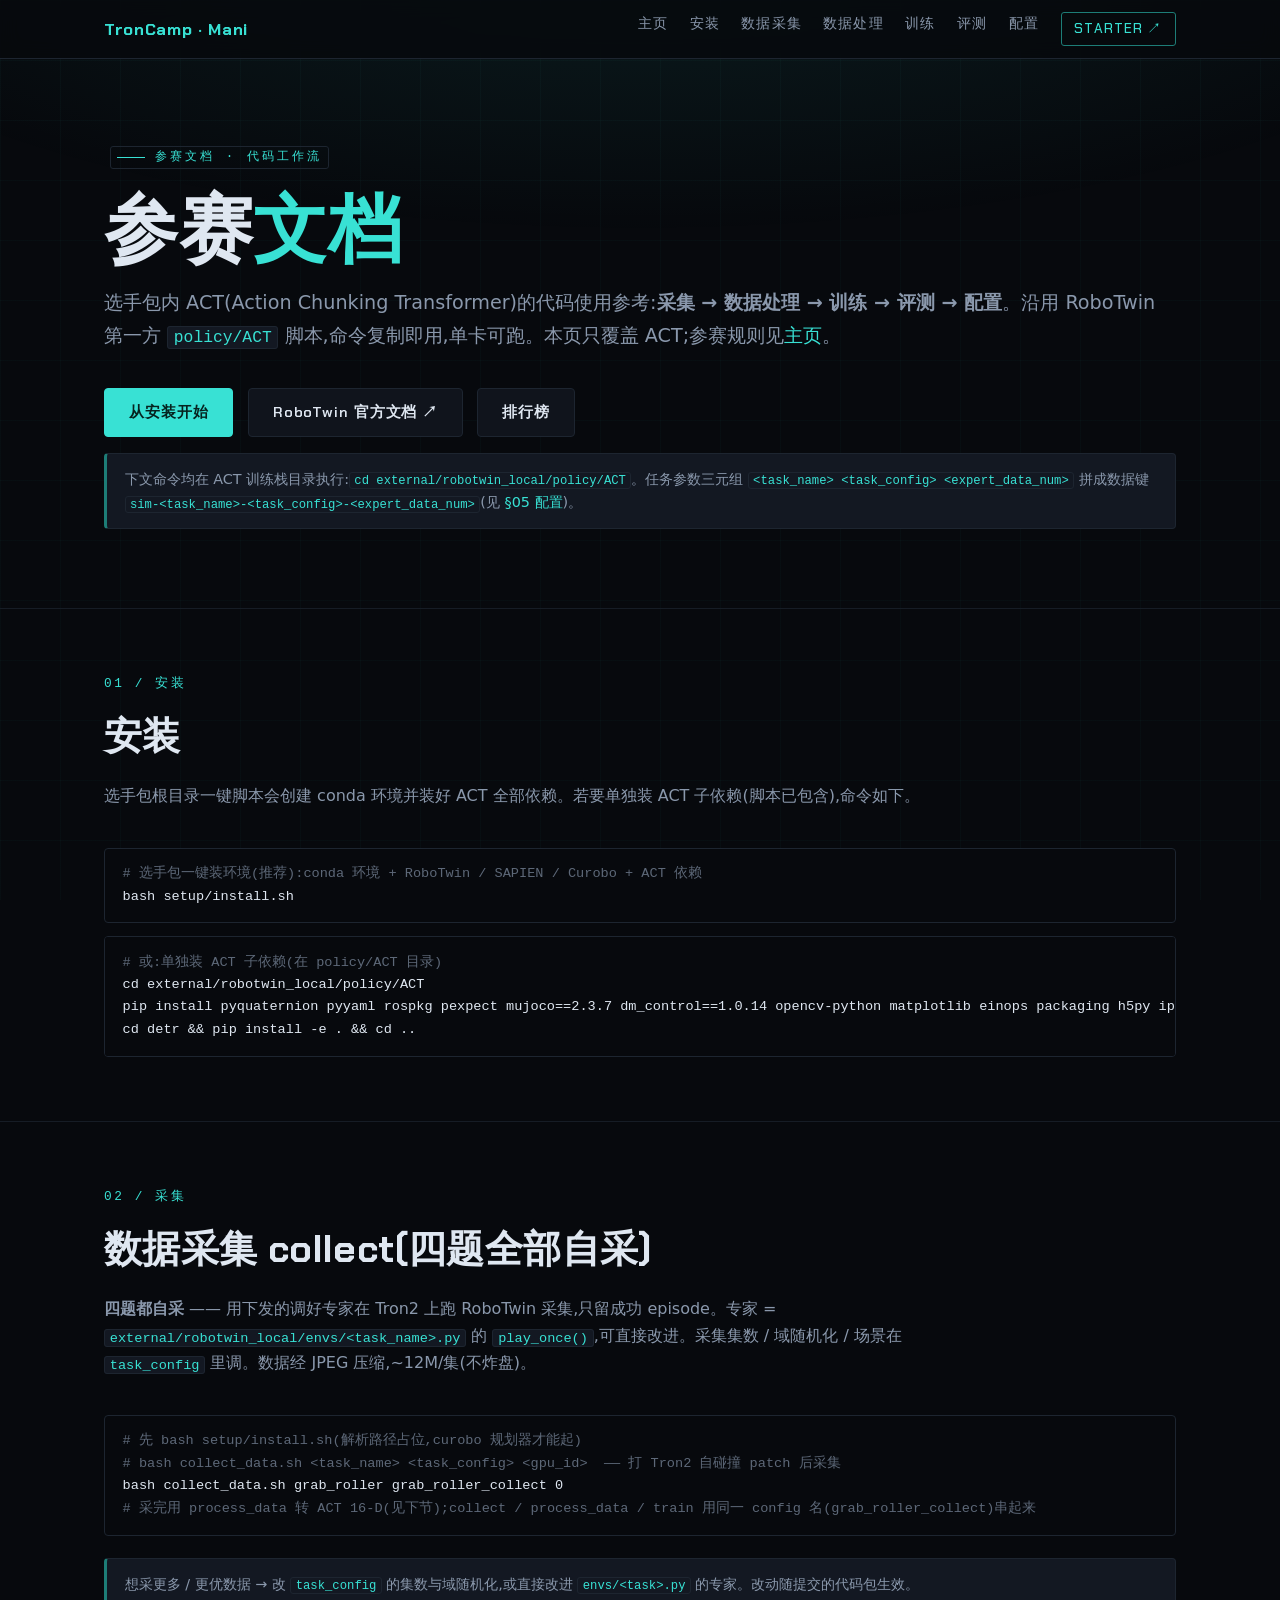
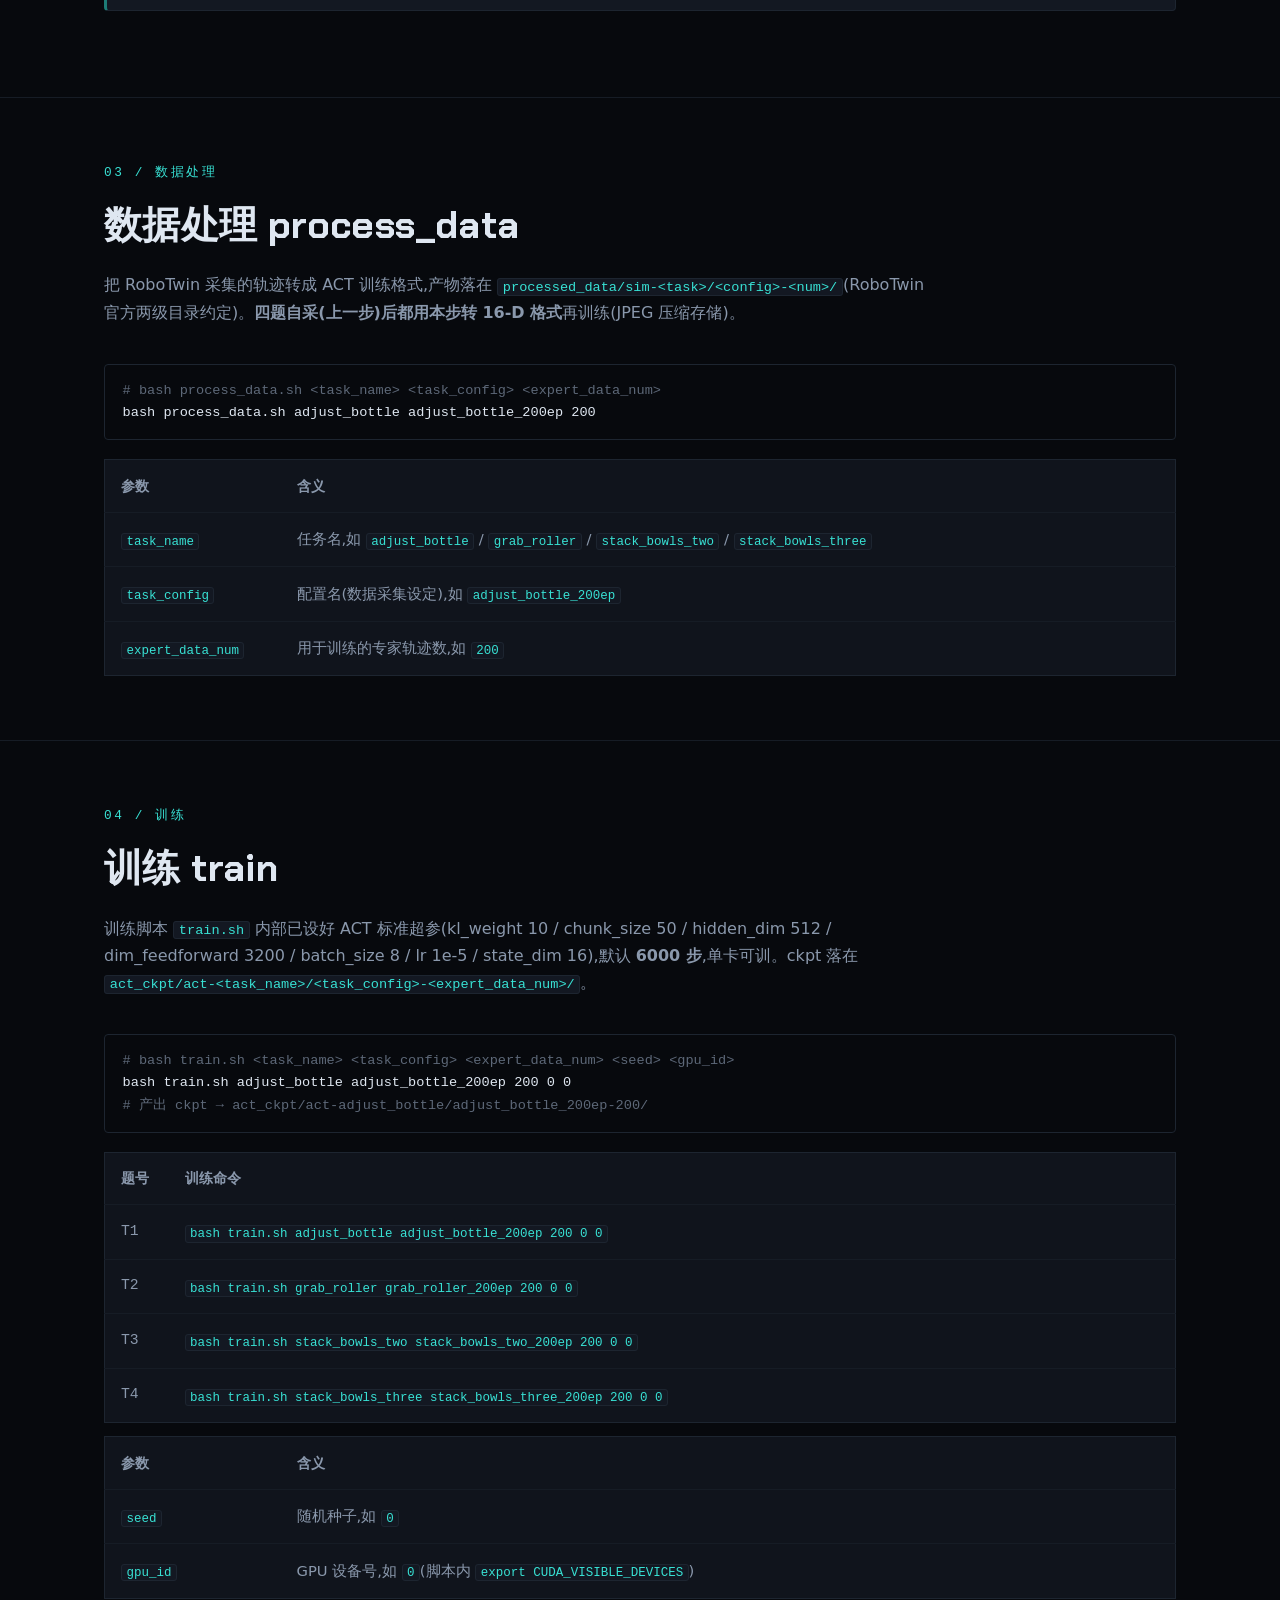
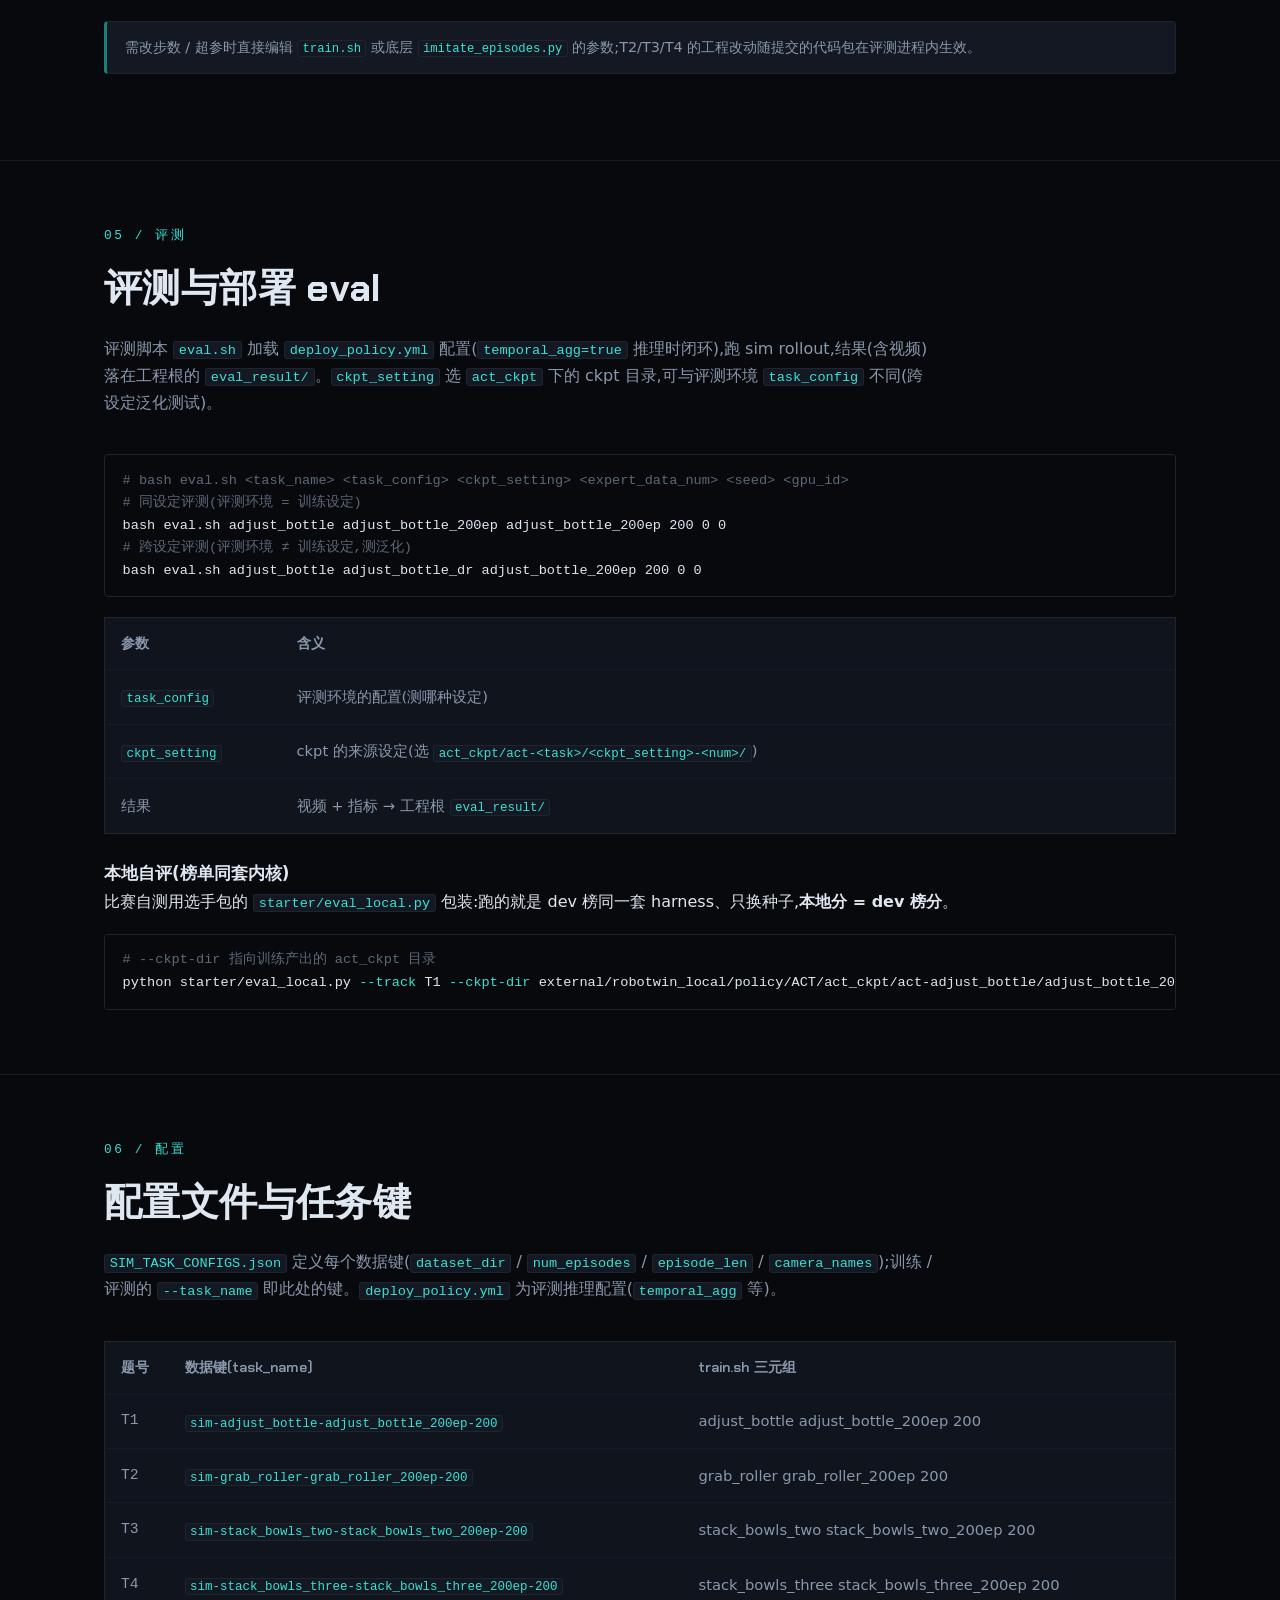
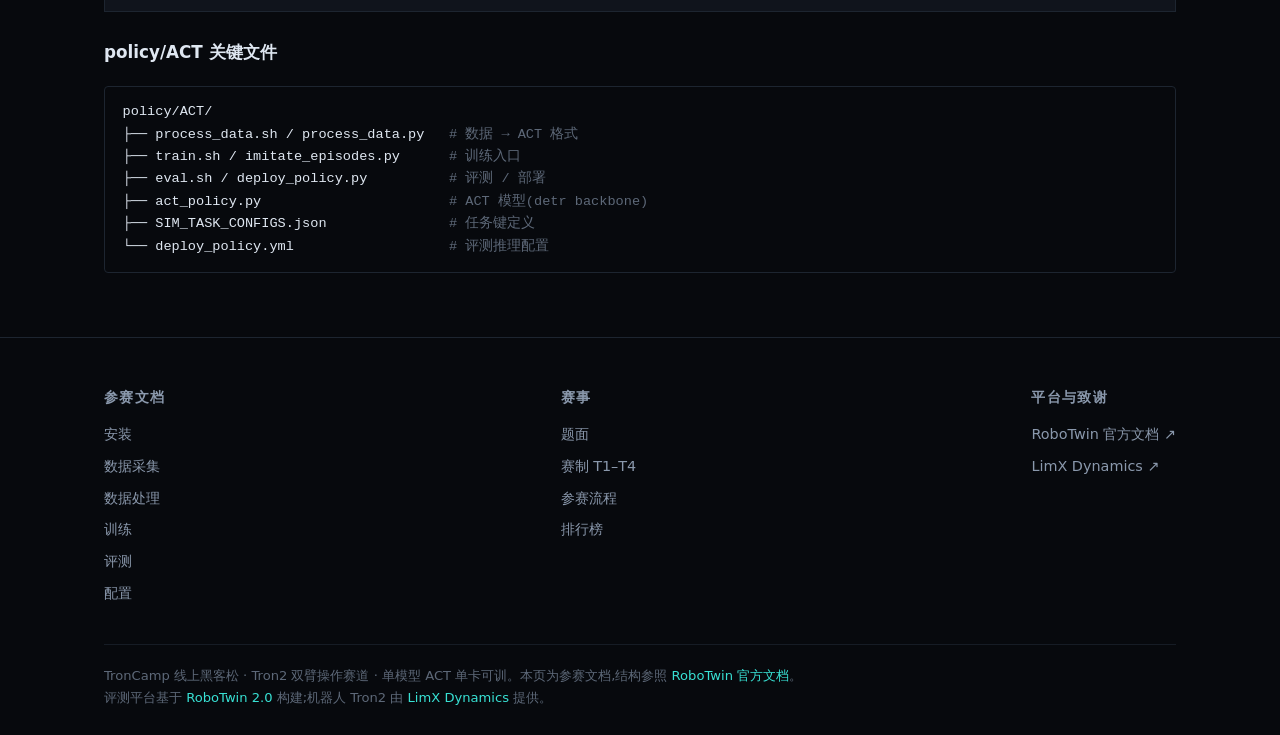
<file: doc.html>
<!doctype html>
<html lang="zh-CN">
<head>
<meta charset="utf-8">
<meta name="viewport" content="width=device-width, initial-scale=1">
<title>参赛文档 · TronCamp</title>
<meta name="description" content="TronCamp 选手包参赛文档(ACT 工作流):安装、数据处理 process_data.sh、训练 train.sh、评测与部署 eval.sh、配置文件。沿用 RoboTwin 第一方 policy/ACT 脚本,命令复制即用。">
<link rel="stylesheet" href="./style.css">
</head>
<body>

<nav class="nav">
  <div class="wrap">
    <a href="./index.html#top" class="brand">Tron<span class="accent">Camp</span> · Mani</a>
    <span class="nav-links">
      <a href="./index.html">主页</a>
      <a href="#install">安装</a>
      <a href="#collect">数据采集</a>
      <a href="#process">数据处理</a>
      <a href="#train">训练</a>
      <a href="#eval">评测</a>
      <a href="#config">配置</a>
      <a href="https://github.com/limx-troncamp/troncamp-mani" class="cta" target="_blank" rel="noopener">Starter ↗</a>
    </span>
  </div>
</nav>

<!-- ───────── 页头 ───────── -->
<header class="hero" id="top">
  <div class="wrap reveal">
    <span class="tag">参赛文档 · 代码工作流</span>
    <h1>参赛<span class="accent">文档</span></h1>
    <p class="lead lead-wide">
      选手包内 ACT(Action Chunking Transformer)的代码使用参考:<b>采集 → 数据处理 → 训练 → 评测 → 配置</b>。沿用 RoboTwin 第一方 <code>policy/ACT</code> 脚本,命令复制即用,单卡可跑。本页只覆盖 ACT;参赛规则见<a href="./index.html#flow">主页</a>。
    </p>
    <div class="hero-actions">
      <a href="#install" class="btn primary">从安装开始</a>
      <a href="https://robotwin-platform.github.io/doc/usage/" class="btn" target="_blank" rel="noopener">RoboTwin 官方文档 ↗</a>
      <a href="./index.html#board" class="btn">排行榜</a>
    </div>
    <p class="note" style="margin-top:1rem">下文命令均在 ACT 训练栈目录执行:<code>cd external/robotwin_local/policy/ACT</code>。任务参数三元组 <code>&lt;task_name&gt; &lt;task_config&gt; &lt;expert_data_num&gt;</code> 拼成数据键 <code>sim-&lt;task_name&gt;-&lt;task_config&gt;-&lt;expert_data_num&gt;</code>(见 <a href="#config">§05 配置</a>)。</p>
  </div>
</header>

<!-- ───────── 01 安装 ───────── -->
<section id="install">
  <div class="wrap reveal">
    <div class="sec-head">
      <span class="sec-num">01 / 安装</span>
      <h2>安装</h2>
      <p>选手包根目录一键脚本会创建 conda 环境并装好 ACT 全部依赖。若要单独装 ACT 子依赖(脚本已包含),命令如下。</p>
    </div>
    <div class="code"><span class="c"># 选手包一键装环境(推荐):conda 环境 + RoboTwin / SAPIEN / Curobo + ACT 依赖</span>
bash setup/install.sh</div>
    <div class="code" style="margin-top:0.8rem"><span class="c"># 或:单独装 ACT 子依赖(在 policy/ACT 目录)</span>
cd external/robotwin_local/policy/ACT
pip install pyquaternion pyyaml rospkg pexpect mujoco==2.3.7 dm_control==1.0.14 opencv-python matplotlib einops packaging h5py ipython
cd detr &amp;&amp; pip install -e . &amp;&amp; cd ..</div>
  </div>
</section>

<!-- ───────── 02 数据采集 ───────── -->
<section id="collect">
  <div class="wrap reveal">
    <div class="sec-head">
      <span class="sec-num">02 / 采集</span>
      <h2>数据采集 collect(四题全部自采)</h2>
      <p><b>四题都自采</b> —— 用下发的调好专家在 Tron2 上跑 RoboTwin 采集,只留成功 episode。专家 = <code>external/robotwin_local/envs/&lt;task_name&gt;.py</code> 的 <code>play_once()</code>,可直接改进。采集集数 / 域随机化 / 场景在 <code>task_config</code> 里调。数据经 JPEG 压缩,~12M/集(不炸盘)。</p>
    </div>
    <div class="code"><span class="c"># 先 bash setup/install.sh(解析路径占位,curobo 规划器才能起)</span>
<span class="c"># bash collect_data.sh &lt;task_name&gt; &lt;task_config&gt; &lt;gpu_id&gt;  —— 打 Tron2 自碰撞 patch 后采集</span>
bash collect_data.sh grab_roller grab_roller_collect 0
<span class="c"># 采完用 process_data 转 ACT 16-D(见下节);collect / process_data / train 用同一 config 名(grab_roller_collect)串起来</span></div>
    <p class="note">想采更多 / 更优数据 → 改 <code>task_config</code> 的集数与域随机化,或直接改进 <code>envs/&lt;task&gt;.py</code> 的专家。改动随提交的代码包生效。</p>
  </div>
</section>

<!-- ───────── 03 数据处理 ───────── -->
<section id="process">
  <div class="wrap reveal">
    <div class="sec-head">
      <span class="sec-num">03 / 数据处理</span>
      <h2>数据处理 process_data</h2>
      <p>把 RoboTwin 采集的轨迹转成 ACT 训练格式,产物落在 <code>processed_data/sim-&lt;task&gt;/&lt;config&gt;-&lt;num&gt;/</code>(RoboTwin 官方两级目录约定)。<b>四题自采(上一步)后都用本步转 16-D 格式</b>再训练(JPEG 压缩存储)。</p>
    </div>
    <div class="code"><span class="c"># bash process_data.sh &lt;task_name&gt; &lt;task_config&gt; &lt;expert_data_num&gt;</span>
bash process_data.sh adjust_bottle adjust_bottle_200ep 200</div>
    <table class="dtable" style="margin-top:1.2rem">
      <thead><tr><th style="width:11rem">参数</th><th>含义</th></tr></thead>
      <tbody>
        <tr><td><code>task_name</code></td><td>任务名,如 <code>adjust_bottle</code> / <code>grab_roller</code> / <code>stack_bowls_two</code> / <code>stack_bowls_three</code></td></tr>
        <tr><td><code>task_config</code></td><td>配置名(数据采集设定),如 <code>adjust_bottle_200ep</code></td></tr>
        <tr><td><code>expert_data_num</code></td><td>用于训练的专家轨迹数,如 <code>200</code></td></tr>
      </tbody>
    </table>
  </div>
</section>

<!-- ───────── 03 训练 ───────── -->
<section id="train">
  <div class="wrap reveal">
    <div class="sec-head">
      <span class="sec-num">04 / 训练</span>
      <h2>训练 train</h2>
      <p>训练脚本 <code>train.sh</code> 内部已设好 ACT 标准超参(kl_weight 10 / chunk_size 50 / hidden_dim 512 / dim_feedforward 3200 / batch_size 8 / lr 1e-5 / state_dim 16),默认 <b>6000 步</b>,单卡可训。ckpt 落在 <code>act_ckpt/act-&lt;task_name&gt;/&lt;task_config&gt;-&lt;expert_data_num&gt;/</code>。</p>
    </div>
    <div class="code"><span class="c"># bash train.sh &lt;task_name&gt; &lt;task_config&gt; &lt;expert_data_num&gt; &lt;seed&gt; &lt;gpu_id&gt;</span>
bash train.sh adjust_bottle adjust_bottle_200ep 200 0 0
<span class="c"># 产出 ckpt → act_ckpt/act-adjust_bottle/adjust_bottle_200ep-200/</span></div>
    <table class="dtable" style="margin-top:1.2rem">
      <thead><tr><th style="width:4rem">题号</th><th>训练命令</th></tr></thead>
      <tbody>
        <tr><td class="lvl">T1</td><td><code>bash train.sh adjust_bottle adjust_bottle_200ep 200 0 0</code></td></tr>
        <tr><td class="lvl">T2</td><td><code>bash train.sh grab_roller grab_roller_200ep 200 0 0</code></td></tr>
        <tr><td class="lvl">T3</td><td><code>bash train.sh stack_bowls_two stack_bowls_two_200ep 200 0 0</code></td></tr>
        <tr><td class="lvl">T4</td><td><code>bash train.sh stack_bowls_three stack_bowls_three_200ep 200 0 0</code></td></tr>
      </tbody>
    </table>
    <table class="dtable" style="margin-top:0.8rem">
      <thead><tr><th style="width:11rem">参数</th><th>含义</th></tr></thead>
      <tbody>
        <tr><td><code>seed</code></td><td>随机种子,如 <code>0</code></td></tr>
        <tr><td><code>gpu_id</code></td><td>GPU 设备号,如 <code>0</code>(脚本内 <code>export CUDA_VISIBLE_DEVICES</code>)</td></tr>
      </tbody>
    </table>
    <p class="note">需改步数 / 超参时直接编辑 <code>train.sh</code> 或底层 <code>imitate_episodes.py</code> 的参数;T2/T3/T4 的工程改动随提交的代码包在评测进程内生效。</p>
  </div>
</section>

<!-- ───────── 04 评测与部署 ───────── -->
<section id="eval">
  <div class="wrap reveal">
    <div class="sec-head">
      <span class="sec-num">05 / 评测</span>
      <h2>评测与部署 eval</h2>
      <p>评测脚本 <code>eval.sh</code> 加载 <code>deploy_policy.yml</code> 配置(<code>temporal_agg=true</code> 推理时闭环),跑 sim rollout,结果(含视频)落在工程根的 <code>eval_result/</code>。<code>ckpt_setting</code> 选 <code>act_ckpt</code> 下的 ckpt 目录,可与评测环境 <code>task_config</code> 不同(跨设定泛化测试)。</p>
    </div>
    <div class="code"><span class="c"># bash eval.sh &lt;task_name&gt; &lt;task_config&gt; &lt;ckpt_setting&gt; &lt;expert_data_num&gt; &lt;seed&gt; &lt;gpu_id&gt;</span>
<span class="c"># 同设定评测(评测环境 = 训练设定)</span>
bash eval.sh adjust_bottle adjust_bottle_200ep adjust_bottle_200ep 200 0 0
<span class="c"># 跨设定评测(评测环境 ≠ 训练设定,测泛化)</span>
bash eval.sh adjust_bottle adjust_bottle_dr adjust_bottle_200ep 200 0 0</div>
    <table class="dtable" style="margin-top:1.2rem">
      <thead><tr><th style="width:11rem">参数</th><th>含义</th></tr></thead>
      <tbody>
        <tr><td><code>task_config</code></td><td>评测环境的配置(测哪种设定)</td></tr>
        <tr><td><code>ckpt_setting</code></td><td>ckpt 的来源设定(选 <code>act_ckpt/act-&lt;task&gt;/&lt;ckpt_setting&gt;-&lt;num&gt;/</code>)</td></tr>
        <tr><td>结果</td><td>视频 + 指标 → 工程根 <code>eval_result/</code></td></tr>
      </tbody>
    </table>
    <h3 style="margin-top:1.6rem;font-size:1.05rem;font-weight:700">本地自评(榜单同套内核)</h3>
    <p>比赛自测用选手包的 <code>starter/eval_local.py</code> 包装:跑的就是 dev 榜同一套 harness、只换种子,<b>本地分 = dev 榜分</b>。</p>
    <div class="code"><span class="c"># --ckpt-dir 指向训练产出的 act_ckpt 目录</span>
python starter/eval_local.py <span class="a">--track</span> T1 <span class="a">--ckpt-dir</span> external/robotwin_local/policy/ACT/act_ckpt/act-adjust_bottle/adjust_bottle_200ep-200</div>
  </div>
</section>

<!-- ───────── 05 配置 ───────── -->
<section id="config">
  <div class="wrap reveal">
    <div class="sec-head">
      <span class="sec-num">06 / 配置</span>
      <h2>配置文件与任务键</h2>
      <p><code>SIM_TASK_CONFIGS.json</code> 定义每个数据键(<code>dataset_dir</code> / <code>num_episodes</code> / <code>episode_len</code> / <code>camera_names</code>);训练 / 评测的 <code>--task_name</code> 即此处的键。<code>deploy_policy.yml</code> 为评测推理配置(<code>temporal_agg</code> 等)。</p>
    </div>
    <table class="dtable" style="margin-top:1.2rem">
      <thead><tr><th style="width:4rem">题号</th><th>数据键(task_name)</th><th>train.sh 三元组</th></tr></thead>
      <tbody>
        <tr><td class="lvl">T1</td><td><code>sim-adjust_bottle-adjust_bottle_200ep-200</code></td><td>adjust_bottle&nbsp;adjust_bottle_200ep&nbsp;200</td></tr>
        <tr><td class="lvl">T2</td><td><code>sim-grab_roller-grab_roller_200ep-200</code></td><td>grab_roller&nbsp;grab_roller_200ep&nbsp;200</td></tr>
        <tr><td class="lvl">T3</td><td><code>sim-stack_bowls_two-stack_bowls_two_200ep-200</code></td><td>stack_bowls_two&nbsp;stack_bowls_two_200ep&nbsp;200</td></tr>
        <tr><td class="lvl">T4</td><td><code>sim-stack_bowls_three-stack_bowls_three_200ep-200</code></td><td>stack_bowls_three&nbsp;stack_bowls_three_200ep&nbsp;200</td></tr>
      </tbody>
    </table>

    <h3 style="margin-top:1.6rem;font-size:1.05rem;font-weight:700">policy/ACT 关键文件</h3>
    <div class="code">policy/ACT/
├── process_data.sh / process_data.py   <span class="c"># 数据 → ACT 格式</span>
├── train.sh / imitate_episodes.py      <span class="c"># 训练入口</span>
├── eval.sh / deploy_policy.py          <span class="c"># 评测 / 部署</span>
├── act_policy.py                       <span class="c"># ACT 模型(detr backbone)</span>
├── SIM_TASK_CONFIGS.json               <span class="c"># 任务键定义</span>
└── deploy_policy.yml                   <span class="c"># 评测推理配置</span></div>
  </div>
</section>

<!-- ───────── Footer ───────── -->
<footer>
  <div class="wrap">
    <div class="foot-grid">
      <div class="foot-col">
        <h5>参赛文档</h5>
        <a href="#install">安装</a>
        <a href="#collect">数据采集</a>
        <a href="#process">数据处理</a>
        <a href="#train">训练</a>
        <a href="#eval">评测</a>
        <a href="#config">配置</a>
      </div>
      <div class="foot-col">
        <h5>赛事</h5>
        <a href="./index.html#task">题面</a>
        <a href="./index.html#tracks">赛制 T1–T4</a>
        <a href="./index.html#flow">参赛流程</a>
        <a href="./index.html#board">排行榜</a>
      </div>
      <div class="foot-col">
        <h5>平台与致谢</h5>
        <a href="https://robotwin-platform.github.io/doc/usage/" target="_blank" rel="noopener">RoboTwin 官方文档 ↗</a>
        <a href="https://github.com/limxdynamics" target="_blank" rel="noopener">LimX Dynamics ↗</a>
      </div>
    </div>
    <p class="foot-note">TronCamp 线上黑客松 · Tron2 双臂操作赛道 · 单模型 ACT 单卡可训。本页为参赛文档,结构参照 <a href="https://robotwin-platform.github.io/doc/usage/" target="_blank" rel="noopener">RoboTwin 官方文档</a>。<br>评测平台基于 <a href="https://robotwin-platform.github.io/doc/usage/" target="_blank" rel="noopener">RoboTwin 2.0</a> 构建;机器人 Tron2 由 <a href="https://github.com/limxdynamics" target="_blank" rel="noopener">LimX Dynamics</a> 提供。</p>
  </div>
</footer>

</body>
</html>
</file>
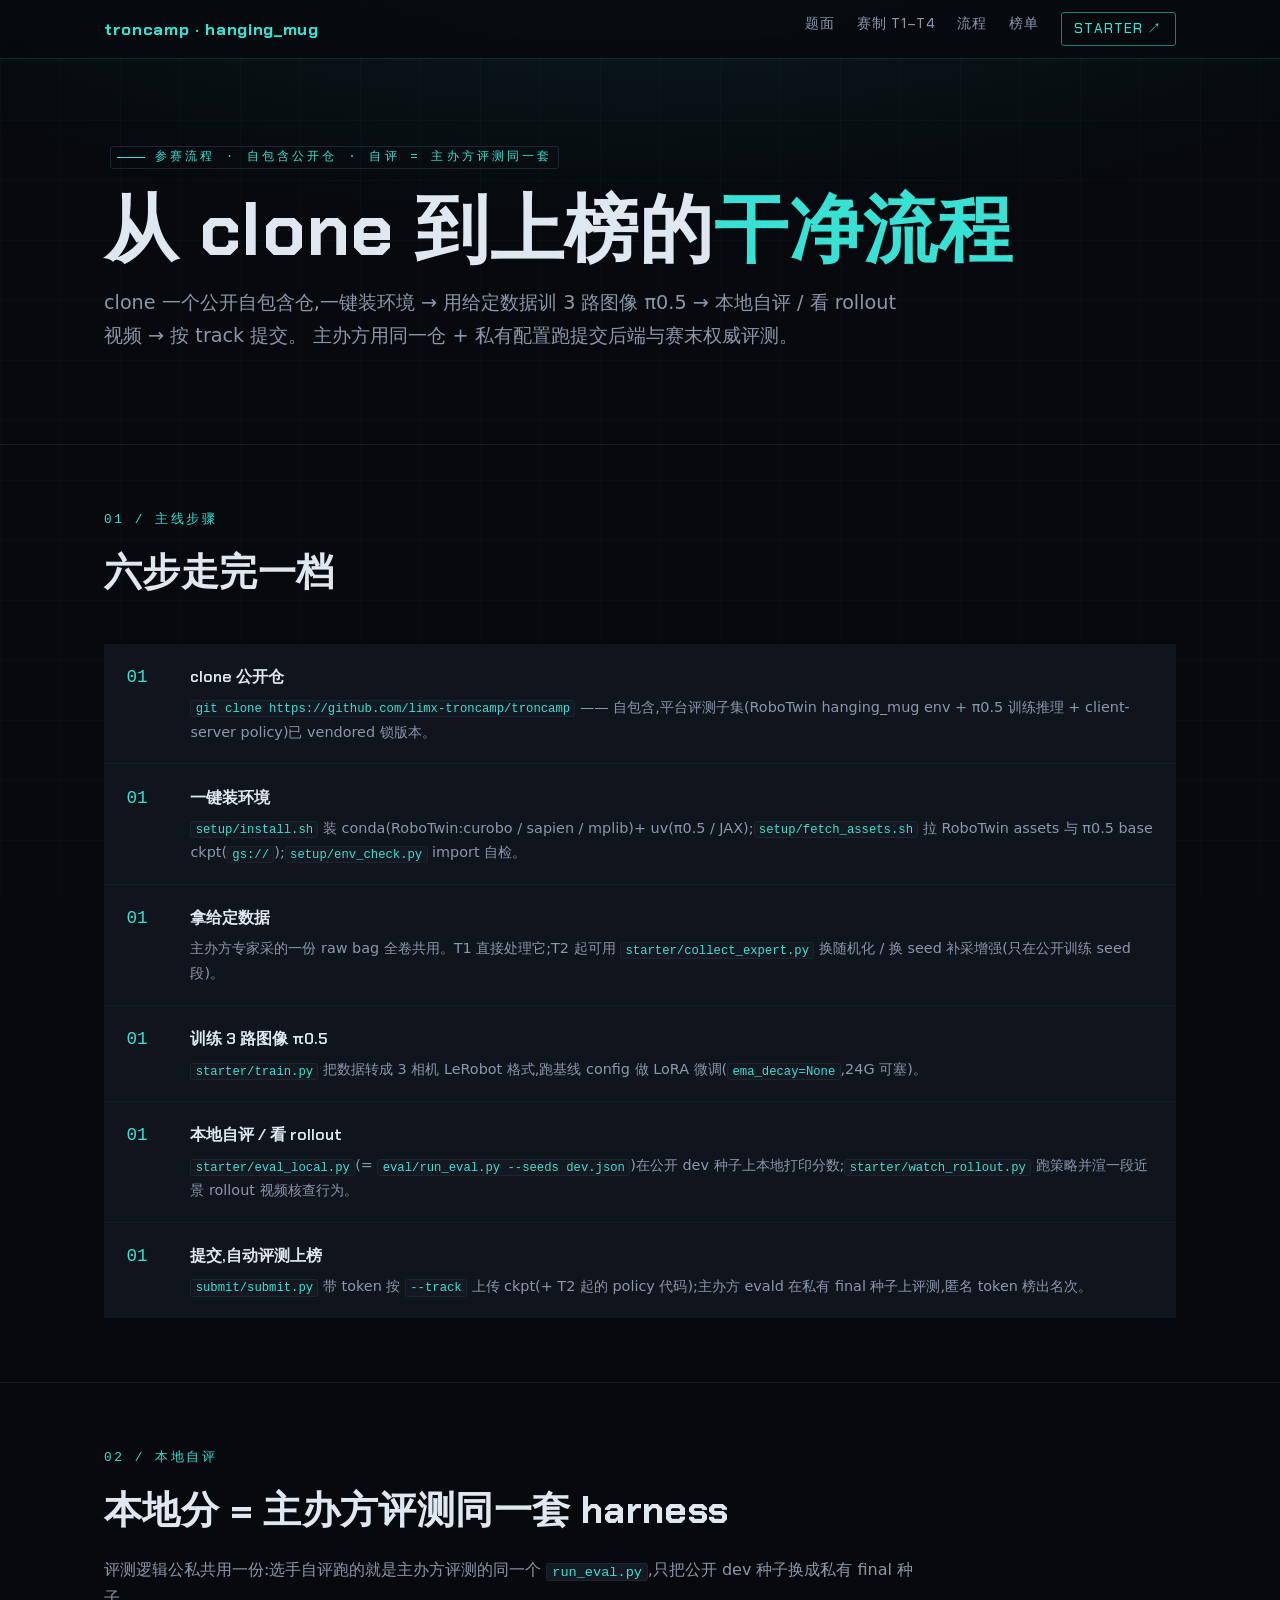
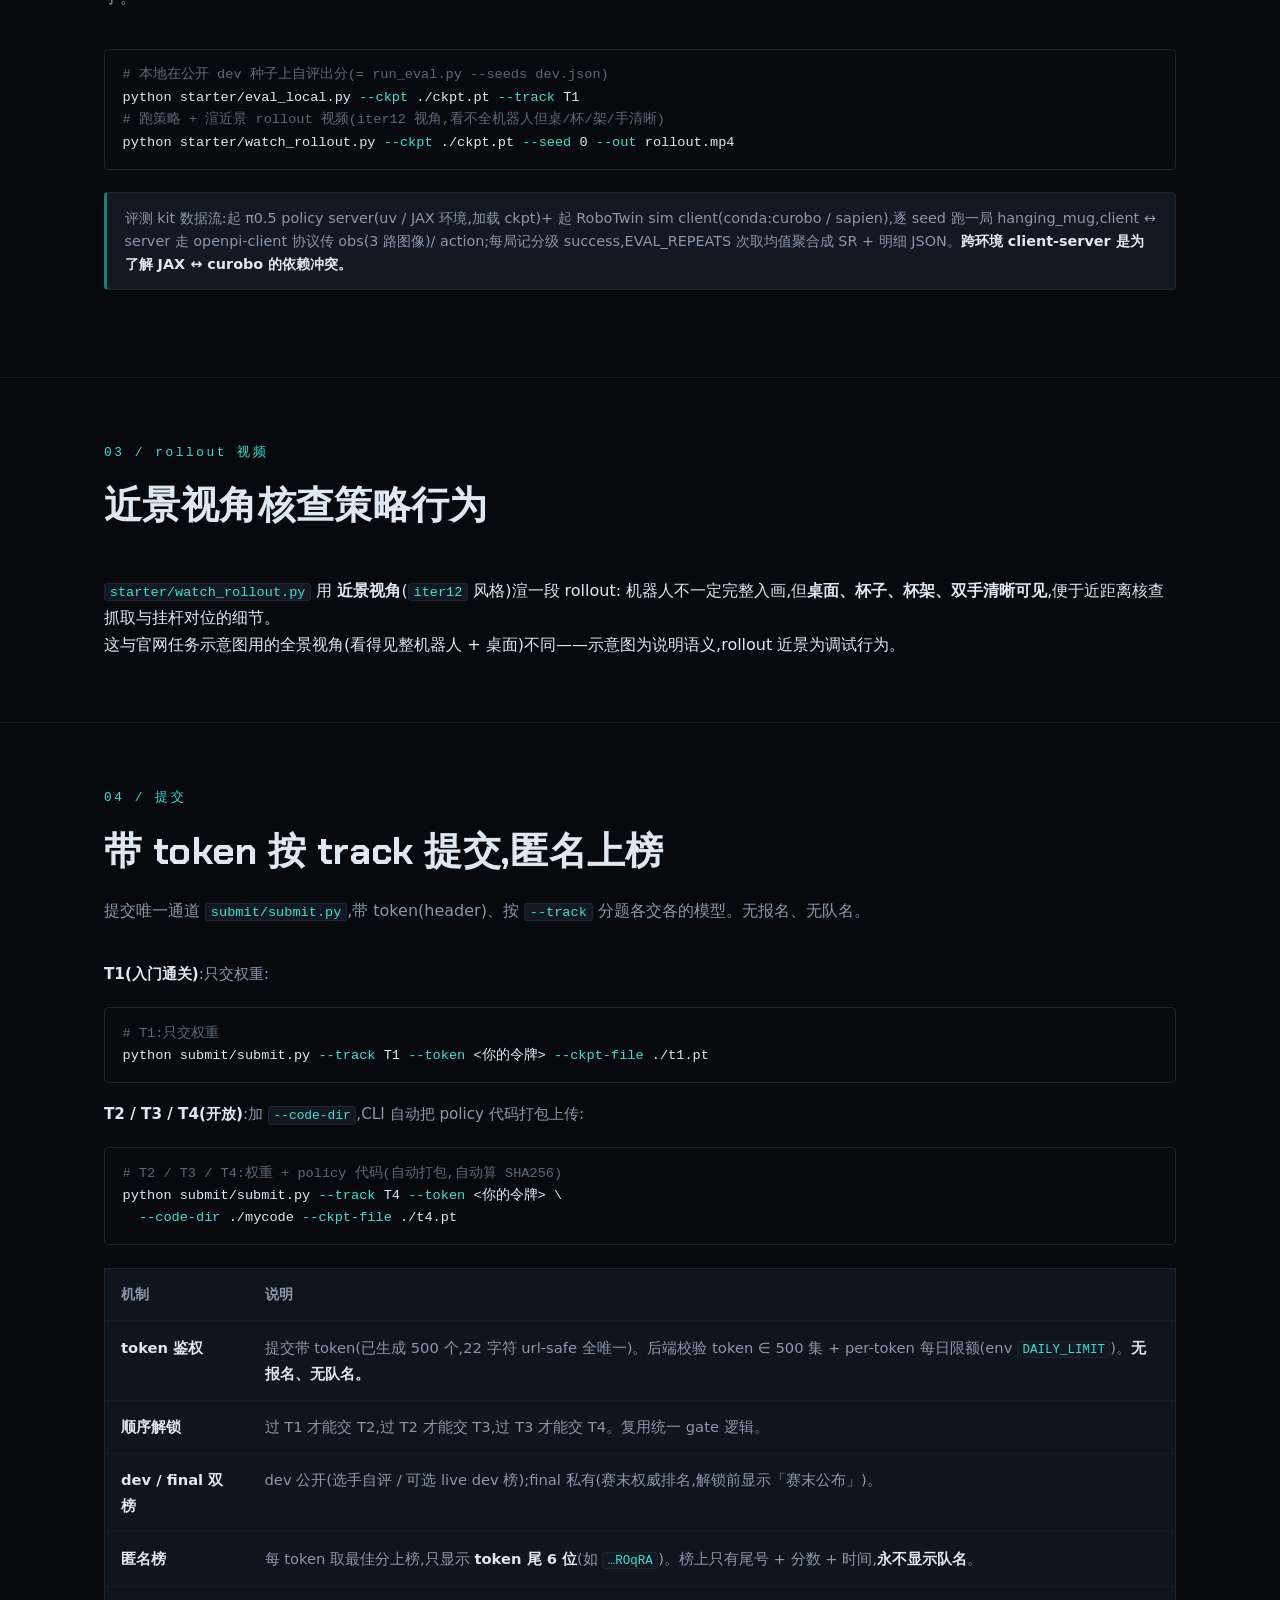
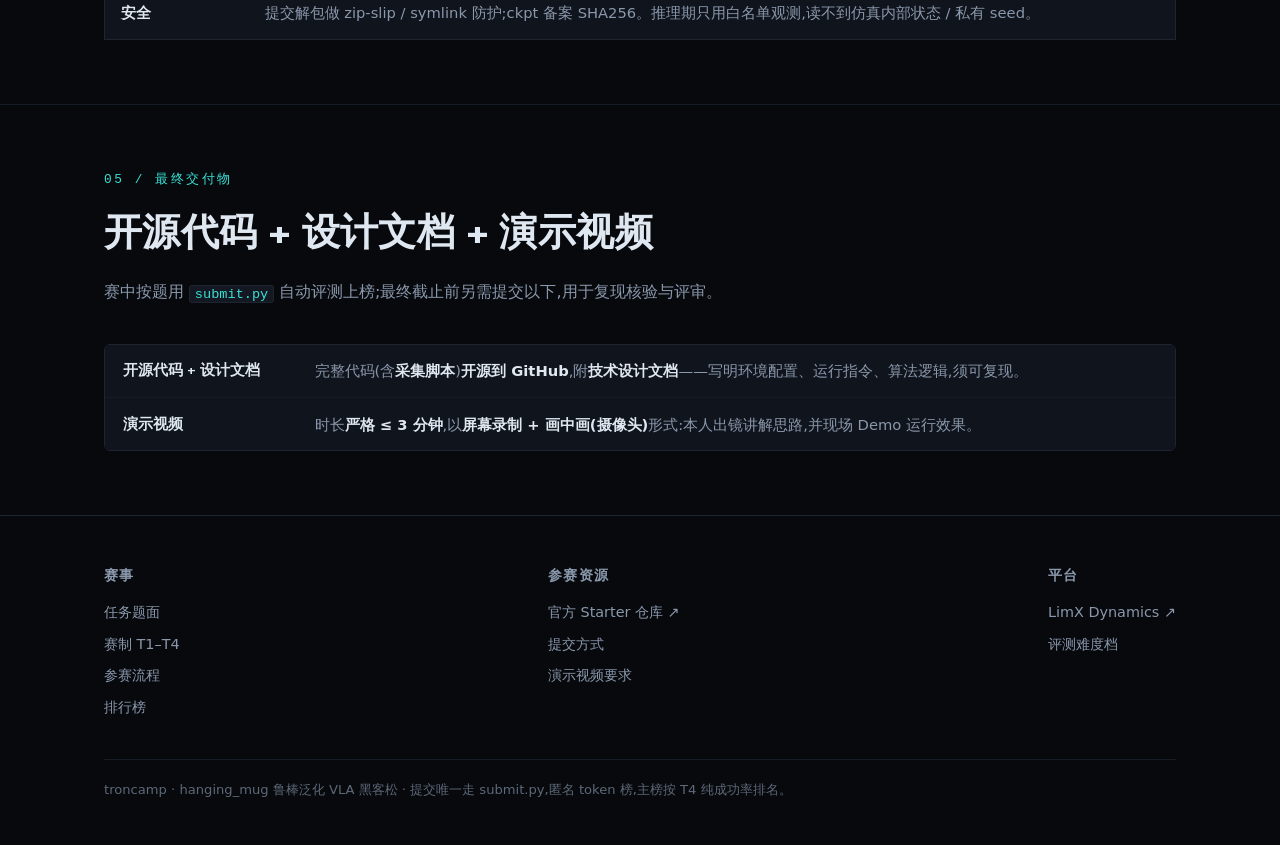
<file: flow.html>
<!doctype html>
<html lang="zh-CN">
<head>
<meta charset="utf-8">
<meta name="viewport" content="width=device-width, initial-scale=1">
<title>参赛流程 · troncamp hanging_mug</title>
<meta name="description" content="hanging_mug 黑客松参赛全流程:clone 公开仓 → 一键装环境 → 拿给定数据 → 训练 3 路图像 π0.5 → 本地自评 / 看 rollout → 分 track 提交。含自评、提交命令与演示视频要求。">
<link rel="stylesheet" href="./style.css">
</head>
<body>

<nav class="nav">
  <div class="wrap">
    <a href="./index.html" class="brand">tron<span class="accent">camp</span> · hanging_mug</a>
    <span class="nav-links">
      <a href="./index.html">题面</a>
      <a href="./tracks.html">赛制 T1–T4</a>
      <a href="./flow.html" class="active">流程</a>
      <a href="./leaderboard.html">榜单</a>
      <a href="https://github.com/limx-troncamp/troncamp" class="cta" target="_blank" rel="noopener">Starter ↗</a>
    </span>
  </div>
</nav>

<header class="hero">
  <div class="wrap">
    <span class="tag">参赛流程 · 自包含公开仓 · 自评 = 主办方评测同一套</span>
    <h1>从 clone 到上榜的<span class="accent">干净流程</span></h1>
    <p class="lead">
      clone 一个公开自包含仓,一键装环境 → 用给定数据训 3 路图像 π0.5 → 本地自评 / 看 rollout 视频 → 按 track 提交。
      主办方用同一仓 + 私有配置跑提交后端与赛末权威评测。
    </p>
  </div>
</header>

<!-- ───────── 主线步骤 ───────── -->
<section id="steps">
  <div class="wrap">
    <div class="sec-head">
      <span class="sec-num">01 / 主线步骤</span>
      <h2>六步走完一档</h2>
    </div>
    <div class="flow">
      <div class="step"><span class="sn"></span><div><h4>clone 公开仓</h4><p><code>git clone https://github.com/limx-troncamp/troncamp</code> —— 自包含,平台评测子集(RoboTwin hanging_mug env + π0.5 训练推理 + client-server policy)已 vendored 锁版本。</p></div></div>
      <div class="step"><span class="sn"></span><div><h4>一键装环境</h4><p><code>setup/install.sh</code> 装 conda(RoboTwin:curobo / sapien / mplib)+ uv(π0.5 / JAX);<code>setup/fetch_assets.sh</code> 拉 RoboTwin assets 与 π0.5 base ckpt(<code>gs://</code>);<code>setup/env_check.py</code> import 自检。</p></div></div>
      <div class="step"><span class="sn"></span><div><h4>拿给定数据</h4><p>主办方专家采的一份 raw bag 全卷共用。T1 直接处理它;T2 起可用 <code>starter/collect_expert.py</code> 换随机化 / 换 seed 补采增强(只在公开训练 seed 段)。</p></div></div>
      <div class="step"><span class="sn"></span><div><h4>训练 3 路图像 π0.5</h4><p><code>starter/train.py</code> 把数据转成 3 相机 LeRobot 格式,跑基线 config 做 LoRA 微调(<code>ema_decay=None</code>,24G 可塞)。</p></div></div>
      <div class="step"><span class="sn"></span><div><h4>本地自评 / 看 rollout</h4><p><code>starter/eval_local.py</code>(= <code>eval/run_eval.py --seeds dev.json</code>)在公开 dev 种子上本地打印分数;<code>starter/watch_rollout.py</code> 跑策略并渲一段近景 rollout 视频核查行为。</p></div></div>
      <div class="step"><span class="sn"></span><div><h4>提交,自动评测上榜</h4><p><code>submit/submit.py</code> 带 token 按 <code>--track</code> 上传 ckpt(+ T2 起的 policy 代码);主办方 evald 在私有 final 种子上评测,匿名 token 榜出名次。</p></div></div>
    </div>
  </div>
</section>

<!-- ───────── 本地自评 ───────── -->
<section id="selfeval">
  <div class="wrap">
    <div class="sec-head">
      <span class="sec-num">02 / 本地自评</span>
      <h2>本地分 = 主办方评测同一套 harness</h2>
      <p>评测逻辑公私共用一份:选手自评跑的就是主办方评测的同一个 <code>run_eval.py</code>,只把公开 dev 种子换成私有 final 种子。</p>
    </div>
    <div class="code"><span class="c"># 本地在公开 dev 种子上自评出分(= run_eval.py --seeds dev.json)</span>
python starter/eval_local.py <span class="a">--ckpt</span> ./ckpt.pt <span class="a">--track</span> T1
<span class="c"># 跑策略 + 渲近景 rollout 视频(iter12 视角,看不全机器人但桌/杯/架/手清晰)</span>
python starter/watch_rollout.py <span class="a">--ckpt</span> ./ckpt.pt <span class="a">--seed</span> 0 <span class="a">--out</span> rollout.mp4</div>
    <div class="note">
      评测 kit 数据流:起 π0.5 policy server(uv / JAX 环境,加载 ckpt)+ 起 RoboTwin sim client(conda:curobo / sapien),逐 seed 跑一局 hanging_mug,client ↔ server 走 openpi-client 协议传 obs(3 路图像)/ action;每局记分级 success,EVAL_REPEATS 次取均值聚合成 SR + 明细 JSON。<b>跨环境 client-server 是为了解 JAX ↔ curobo 的依赖冲突。</b>
    </div>
  </div>
</section>

<!-- ───────── rollout 视频 ───────── -->
<section id="rollout">
  <div class="wrap">
    <div class="sec-head">
      <span class="sec-num">03 / rollout 视频</span>
      <h2>近景视角核查策略行为</h2>
    </div>
    <div class="prose">
      <p>
        <code>starter/watch_rollout.py</code> 用 <b>近景视角</b>(<code>iter12</code> 风格)渲一段 rollout:
        机器人不一定完整入画,但<b>桌面、杯子、杯架、双手清晰可见</b>,便于近距离核查抓取与挂杆对位的细节。
      </p>
      <p>
        这与官网任务示意图用的全景视角(看得见整机器人 + 桌面)不同——示意图为说明语义,rollout 近景为调试行为。
      </p>
    </div>
  </div>
</section>

<!-- ───────── 提交 ───────── -->
<section id="submit">
  <div class="wrap">
    <div class="sec-head">
      <span class="sec-num">04 / 提交</span>
      <h2>带 token 按 track 提交,匿名上榜</h2>
      <p>提交唯一通道 <code>submit/submit.py</code>,带 token(header)、按 <code>--track</code> 分题各交各的模型。无报名、无队名。</p>
    </div>
    <p style="color:var(--muted);font-size:0.95rem;margin-bottom:0.2rem"><b style="color:var(--text)">T1(入门通关)</b>:只交权重:</p>
    <div class="code"><span class="c"># T1:只交权重</span>
python submit/submit.py <span class="a">--track</span> T1 <span class="a">--token</span> &lt;你的令牌&gt; <span class="a">--ckpt-file</span> ./t1.pt</div>
    <p style="color:var(--muted);font-size:0.95rem;margin:1.2rem 0 0.2rem"><b style="color:var(--text)">T2 / T3 / T4(开放)</b>:加 <code>--code-dir</code>,CLI 自动把 policy 代码打包上传:</p>
    <div class="code"><span class="c"># T2 / T3 / T4:权重 + policy 代码(自动打包,自动算 SHA256)</span>
python submit/submit.py <span class="a">--track</span> T4 <span class="a">--token</span> &lt;你的令牌&gt; \
  <span class="a">--code-dir</span> ./mycode <span class="a">--ckpt-file</span> ./t4.pt</div>

    <table class="dtable" style="margin-top:1.4rem">
      <thead><tr><th style="width:9rem">机制</th><th>说明</th></tr></thead>
      <tbody>
        <tr><td><b>token 鉴权</b></td><td>提交带 token(已生成 500 个,22 字符 url-safe 全唯一)。后端校验 token ∈ 500 集 + per-token 每日限额(env <code>DAILY_LIMIT</code>)。<b>无报名、无队名。</b></td></tr>
        <tr><td><b>顺序解锁</b></td><td>过 T1 才能交 T2,过 T2 才能交 T3,过 T3 才能交 T4。复用统一 gate 逻辑。</td></tr>
        <tr><td><b>dev / final 双榜</b></td><td>dev 公开(选手自评 / 可选 live dev 榜);final 私有(赛末权威排名,解锁前显示「赛末公布」)。</td></tr>
        <tr><td><b>匿名榜</b></td><td>每 token 取最佳分上榜,只显示 <b>token 尾 6 位</b>(如 <code>…ROqRA</code>)。榜上只有尾号 + 分数 + 时间,<b>永不显示队名</b>。</td></tr>
        <tr><td><b>安全</b></td><td>提交解包做 zip-slip / symlink 防护;ckpt 备案 SHA256。推理期只用白名单观测,读不到仿真内部状态 / 私有 seed。</td></tr>
      </tbody>
    </table>
  </div>
</section>

<!-- ───────── 演示视频 ───────── -->
<section id="video">
  <div class="wrap">
    <div class="sec-head">
      <span class="sec-num">05 / 最终交付物</span>
      <h2>开源代码 + 设计文档 + 演示视频</h2>
      <p>赛中按题用 <code>submit.py</code> 自动评测上榜;最终截止前另需提交以下,用于复现核验与评审。</p>
    </div>
    <div class="deflist">
      <div class="row"><dt>开源代码 + 设计文档</dt><dd>完整代码(含<b>采集脚本</b>)<b>开源到 GitHub</b>,附<b>技术设计文档</b>——写明环境配置、运行指令、算法逻辑,须可复现。</dd></div>
      <div class="row"><dt>演示视频</dt><dd>时长<b>严格 ≤ 3 分钟</b>,以<b>屏幕录制 + 画中画(摄像头)</b>形式:本人出镜讲解思路,并现场 Demo 运行效果。</dd></div>
    </div>
  </div>
</section>

<footer>
  <div class="wrap">
    <div class="foot-grid">
      <div class="foot-col">
        <h5>赛事</h5>
        <a href="./index.html">任务题面</a>
        <a href="./tracks.html">赛制 T1–T4</a>
        <a href="./flow.html">参赛流程</a>
        <a href="./leaderboard.html">排行榜</a>
      </div>
      <div class="foot-col">
        <h5>参赛资源</h5>
        <a href="https://github.com/limx-troncamp/troncamp" target="_blank" rel="noopener">官方 Starter 仓库 ↗</a>
        <a href="#submit">提交方式</a>
        <a href="#video">演示视频要求</a>
      </div>
      <div class="foot-col">
        <h5>平台</h5>
        <a href="https://github.com/limxdynamics" target="_blank" rel="noopener">LimX Dynamics ↗</a>
        <a href="./tracks.html#eval">评测难度档</a>
      </div>
    </div>
    <p class="foot-note">troncamp · hanging_mug 鲁棒泛化 VLA 黑客松 · 提交唯一走 submit.py,匿名 token 榜,主榜按 T4 纯成功率排名。</p>
  </div>
</footer>

</body>
</html>
</file>
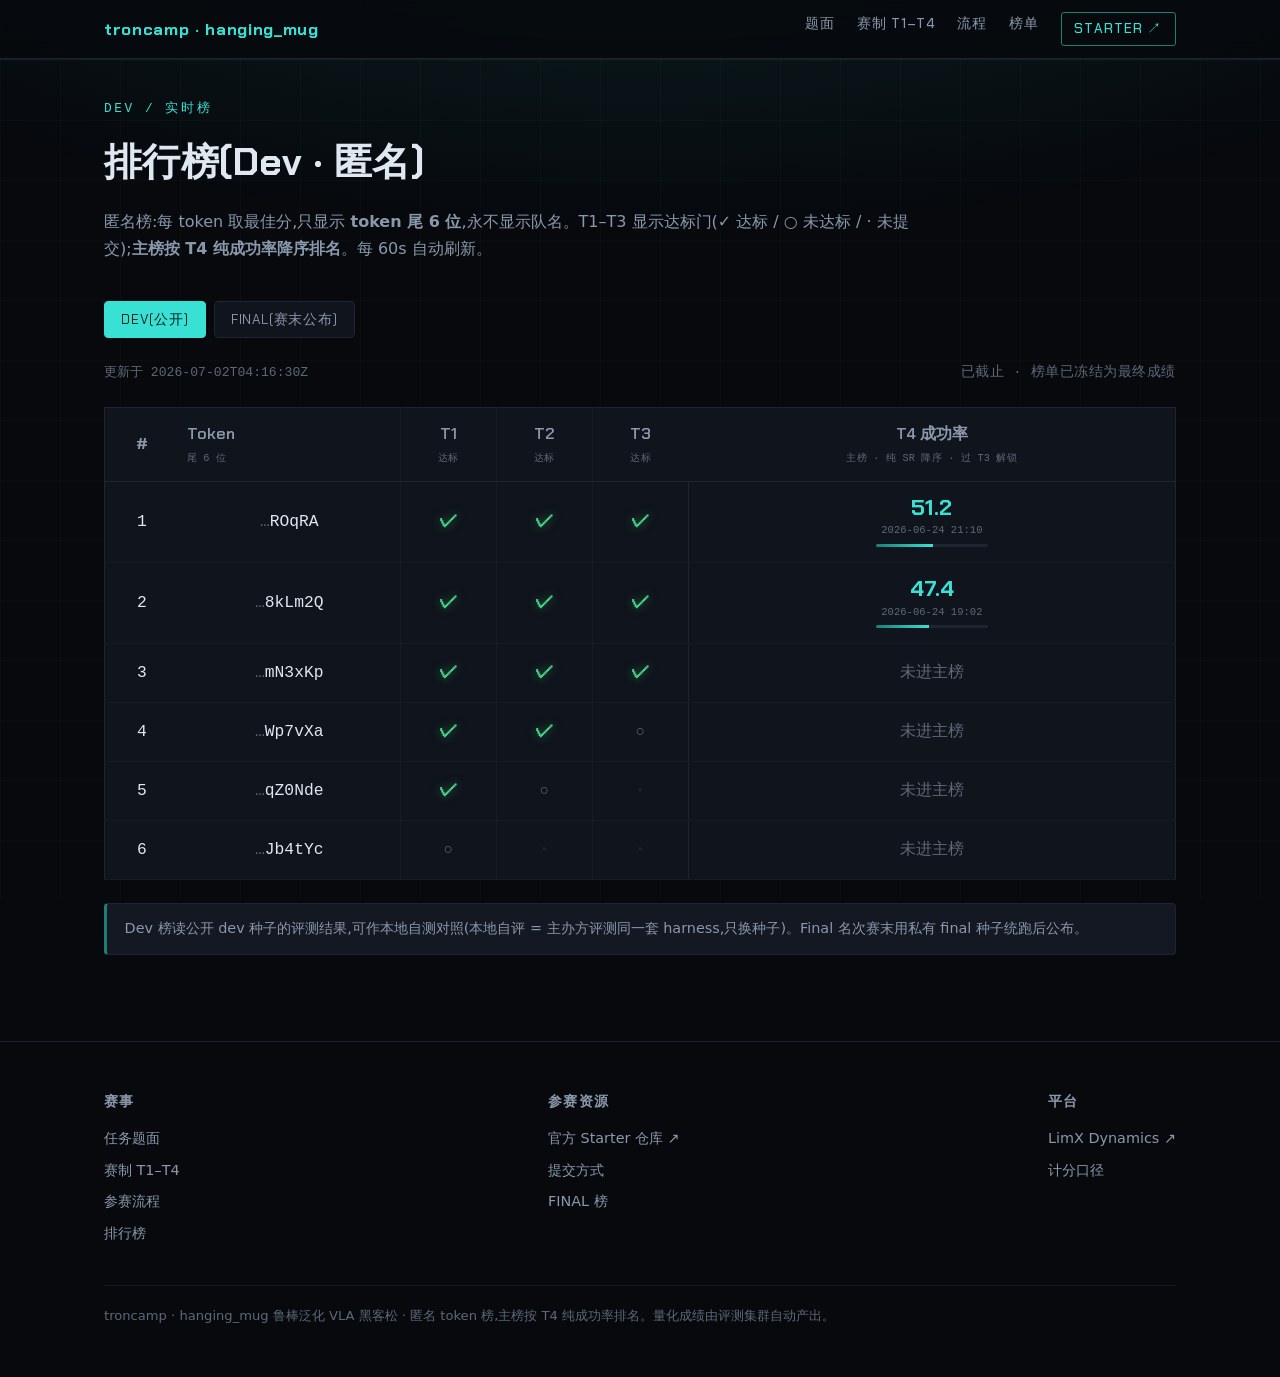
<file: leaderboard.html>
<!doctype html>
<html lang="zh-CN">
<head>
<meta charset="utf-8">
<meta name="viewport" content="width=device-width, initial-scale=1">
<title>排行榜(Dev)· troncamp hanging_mug</title>
<meta name="description" content="hanging_mug 黑客松匿名排行榜:只显示 token 尾号 + 各档分数。T1-T3 显示达标门,T4 主榜按纯成功率降序。dev 公开,final 赛末公布。">
<link rel="stylesheet" href="./style.css">
<script src="./config.js"></script>
<script src="./board.js" defer></script>
</head>
<body data-board="dev">

<nav class="nav">
  <div class="wrap">
    <a href="./index.html" class="brand">tron<span class="accent">camp</span> · hanging_mug</a>
    <span class="nav-links">
      <a href="./index.html">题面</a>
      <a href="./tracks.html">赛制 T1–T4</a>
      <a href="./flow.html">流程</a>
      <a href="./leaderboard.html" class="active">榜单</a>
      <a href="https://github.com/limx-troncamp/troncamp" class="cta" target="_blank" rel="noopener">Starter ↗</a>
    </span>
  </div>
</nav>

<section style="padding-top:2.4rem">
  <div class="wrap">
    <div class="sec-head">
      <span class="sec-num">DEV / 实时榜</span>
      <h2>排行榜(Dev · 匿名)</h2>
      <p>匿名榜:每 token 取最佳分,只显示 <b>token 尾 6 位</b>,永不显示队名。T1–T3 显示达标门(✓ 达标 / ○ 未达标 / · 未提交);<b>主榜按 T4 纯成功率降序排名</b>。每 60s 自动刷新。</p>
    </div>

    <div class="tabs">
      <a href="./leaderboard.html" class="on">DEV(公开)</a>
      <a href="./final.html">FINAL(赛末公布)</a>
    </div>

    <div class="board-head">
      <span class="upd" id="updated">加载中…</span>
      <span class="spacer"></span>
      <span id="countdown" style="font-family:var(--mono);font-size:0.85rem;color:var(--dim)"></span>
    </div>

    <table id="board-table" class="board" hidden>
      <thead>
        <tr>
          <th class="c-rank">#</th>
          <th class="c-token" style="text-align:left">Token <span class="th-sub">尾 6 位</span></th>
          <th class="c-gate">T1 <span class="th-sub">达标</span></th>
          <th class="c-gate">T2 <span class="th-sub">达标</span></th>
          <th class="c-gate">T3 <span class="th-sub">达标</span></th>
          <th class="c-score">T4 成功率 <span class="th-sub">主榜 · 纯 SR 降序 · 过 T3 解锁</span></th>
        </tr>
      </thead>
      <tbody></tbody>
    </table>
    <p id="empty" hidden>暂无成绩</p>

    <p class="note" style="margin-top:1.4rem">
      Dev 榜读公开 dev 种子的评测结果,可作本地自测对照(本地自评 = 主办方评测同一套 harness,只换种子)。Final 名次赛末用私有 final 种子统跑后公布。
    </p>
  </div>
</section>

<footer>
  <div class="wrap">
    <div class="foot-grid">
      <div class="foot-col">
        <h5>赛事</h5>
        <a href="./index.html">任务题面</a>
        <a href="./tracks.html">赛制 T1–T4</a>
        <a href="./flow.html">参赛流程</a>
        <a href="./leaderboard.html">排行榜</a>
      </div>
      <div class="foot-col">
        <h5>参赛资源</h5>
        <a href="https://github.com/limx-troncamp/troncamp" target="_blank" rel="noopener">官方 Starter 仓库 ↗</a>
        <a href="./flow.html#submit">提交方式</a>
        <a href="./final.html">FINAL 榜</a>
      </div>
      <div class="foot-col">
        <h5>平台</h5>
        <a href="https://github.com/limxdynamics" target="_blank" rel="noopener">LimX Dynamics ↗</a>
        <a href="./tracks.html#scoring">计分口径</a>
      </div>
    </div>
    <p class="foot-note">troncamp · hanging_mug 鲁棒泛化 VLA 黑客松 · 匿名 token 榜,主榜按 T4 纯成功率排名。量化成绩由评测集群自动产出。</p>
  </div>
</footer>

</body>
</html>
</file>
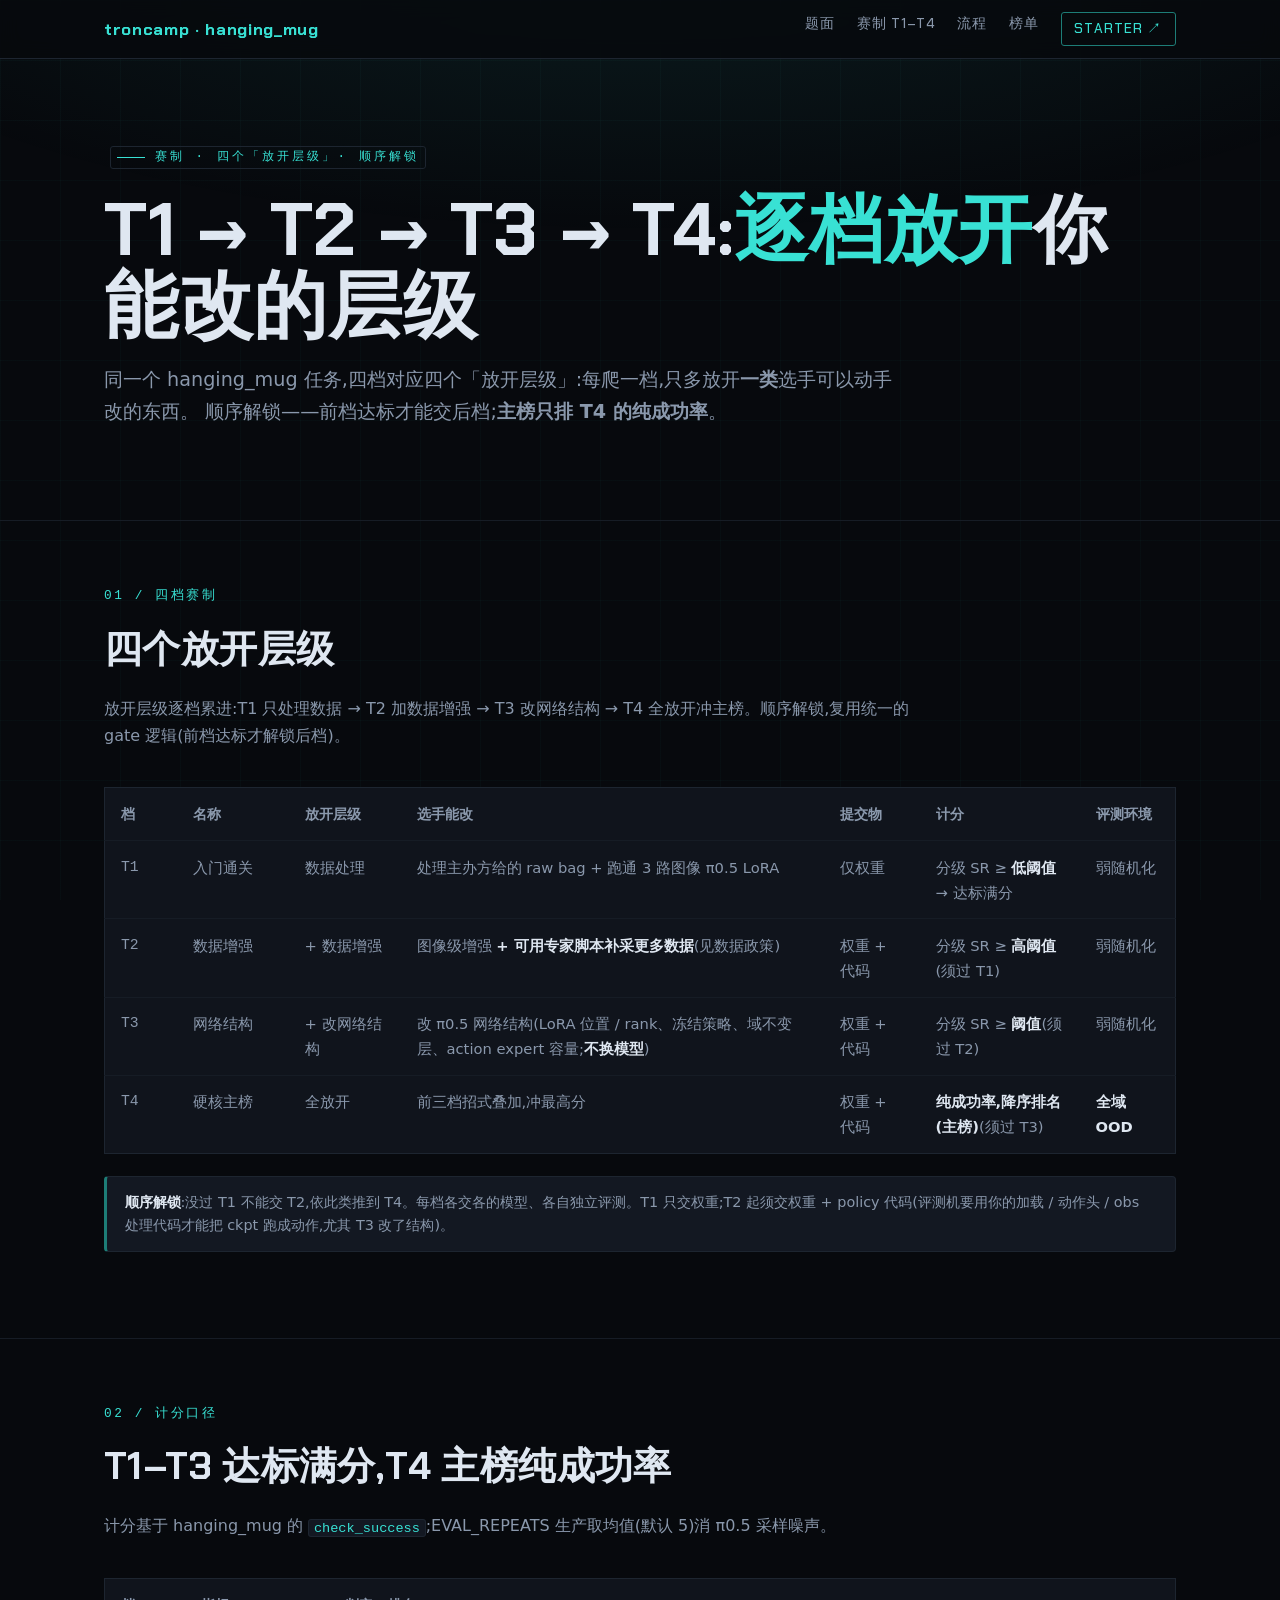
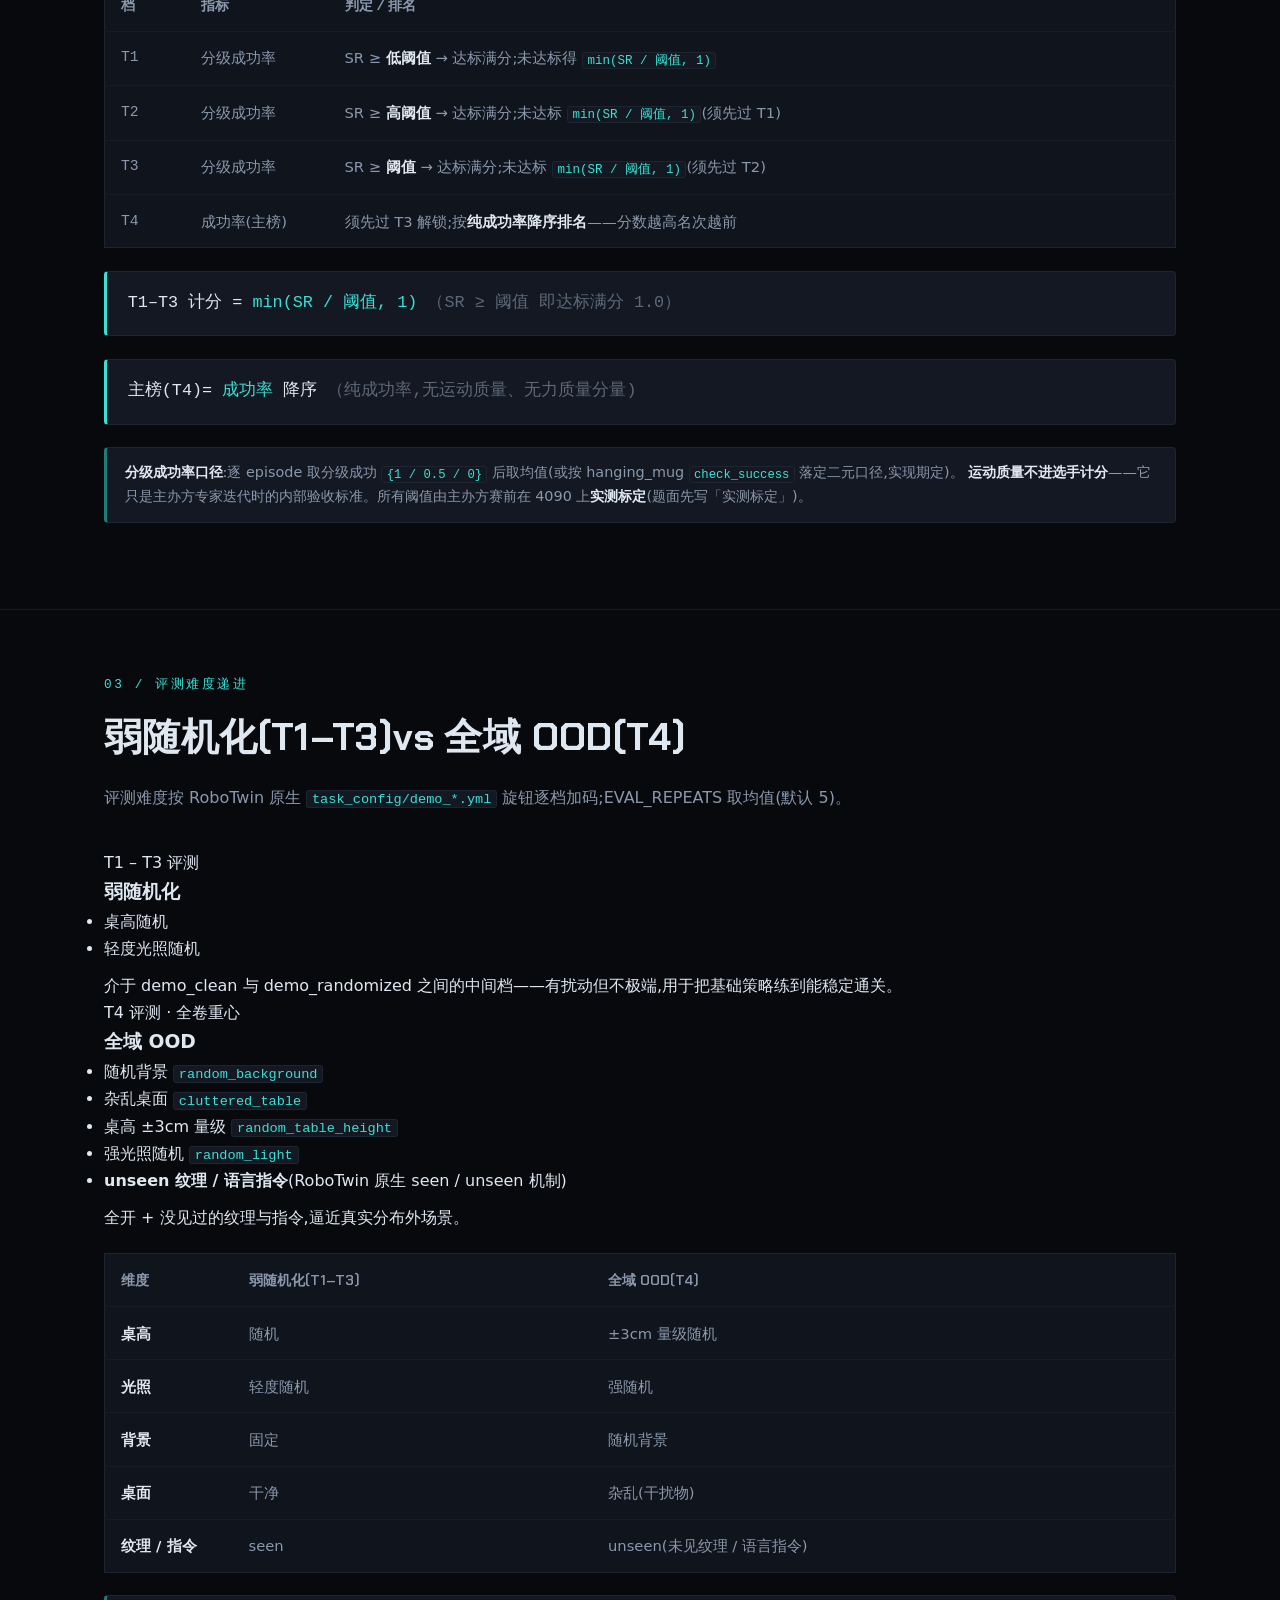
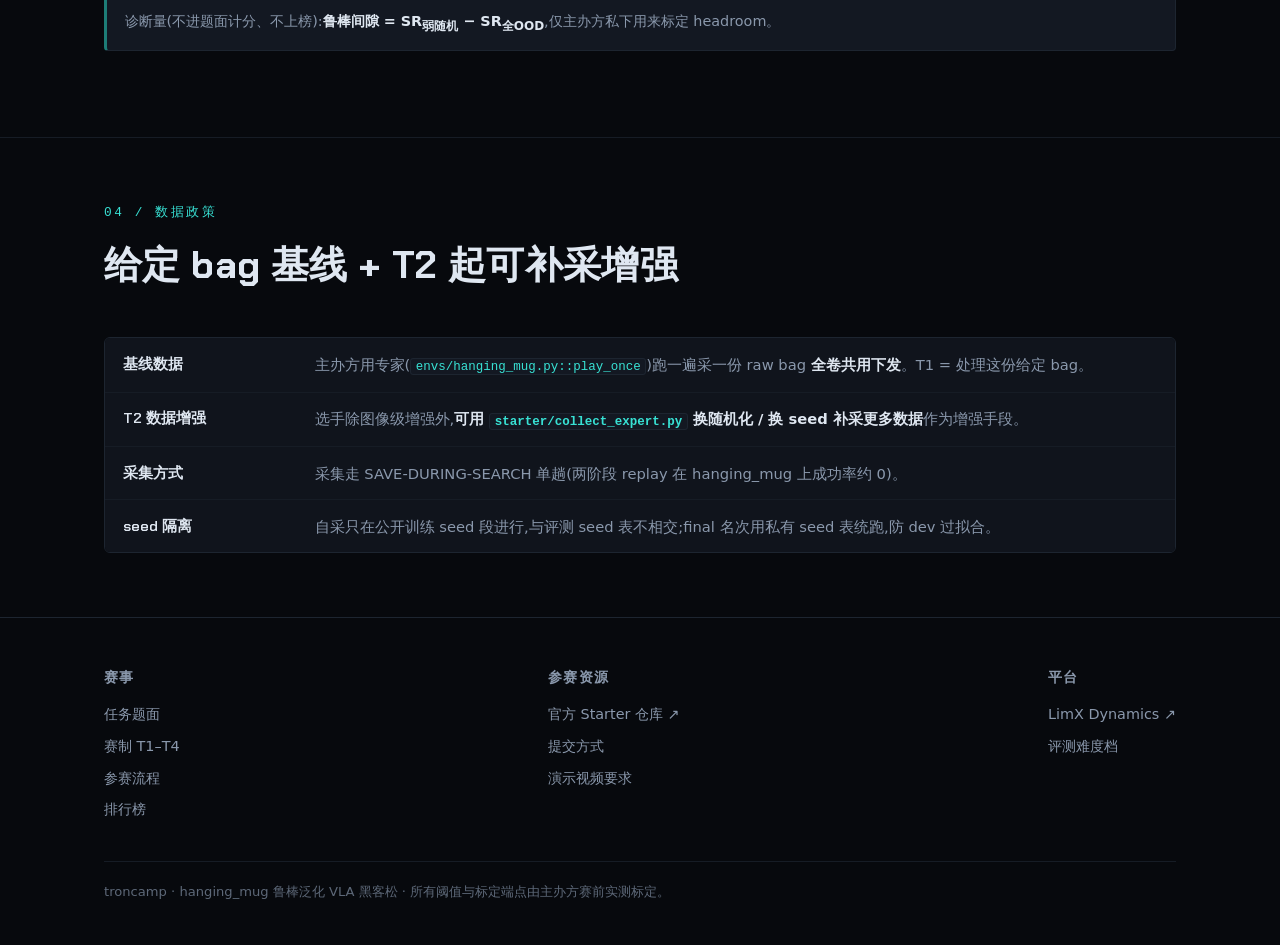
<file: tracks.html>
<!doctype html>
<html lang="zh-CN">
<head>
<meta charset="utf-8">
<meta name="viewport" content="width=device-width, initial-scale=1">
<title>赛制 T1–T4 · troncamp hanging_mug</title>
<meta name="description" content="hanging_mug 鲁棒泛化黑客松的四档赛制:T1 入门通关 / T2 数据增强 / T3 网络结构 / T4 硬核主榜。逐档放开选手能改的层级,顺序解锁;T1–T3 达标满分,T4 主榜纯成功率降序。">
<link rel="stylesheet" href="./style.css">
</head>
<body>

<nav class="nav">
  <div class="wrap">
    <a href="./index.html" class="brand">tron<span class="accent">camp</span> · hanging_mug</a>
    <span class="nav-links">
      <a href="./index.html">题面</a>
      <a href="./tracks.html" class="active">赛制 T1–T4</a>
      <a href="./flow.html">流程</a>
      <a href="./leaderboard.html">榜单</a>
      <a href="https://github.com/limx-troncamp/troncamp" class="cta" target="_blank" rel="noopener">Starter ↗</a>
    </span>
  </div>
</nav>

<header class="hero">
  <div class="wrap">
    <span class="tag">赛制 · 四个「放开层级」· 顺序解锁</span>
    <h1>T1 → T2 → T3 → T4:<span class="accent">逐档放开</span>你能改的层级</h1>
    <p class="lead">
      同一个 hanging_mug 任务,四档对应四个「放开层级」:每爬一档,只多放开<b>一类</b>选手可以动手改的东西。
      顺序解锁——前档达标才能交后档;<b>主榜只排 T4 的纯成功率</b>。
    </p>
  </div>
</header>

<!-- ───────── 赛制总表 ───────── -->
<section id="tracks">
  <div class="wrap">
    <div class="sec-head">
      <span class="sec-num">01 / 四档赛制</span>
      <h2>四个放开层级</h2>
      <p>放开层级逐档累进:T1 只处理数据 → T2 加数据增强 → T3 改网络结构 → T4 全放开冲主榜。顺序解锁,复用统一的 gate 逻辑(前档达标才解锁后档)。</p>
    </div>
    <table class="dtable">
      <thead>
        <tr>
          <th style="width:4.5rem">档</th>
          <th style="width:7rem">名称</th>
          <th style="width:7rem">放开层级</th>
          <th>选手能改</th>
          <th style="width:6rem">提交物</th>
          <th style="width:10rem">计分</th>
          <th style="width:6rem">评测环境</th>
        </tr>
      </thead>
      <tbody>
        <tr>
          <td class="lvl">T1</td>
          <td>入门通关</td>
          <td>数据处理</td>
          <td>处理主办方给的 raw bag + 跑通 3 路图像 π0.5 LoRA</td>
          <td>仅权重</td>
          <td>分级 SR ≥ <b>低阈值</b> → 达标满分</td>
          <td>弱随机化</td>
        </tr>
        <tr>
          <td class="lvl">T2</td>
          <td>数据增强</td>
          <td>+ 数据增强</td>
          <td>图像级增强 <b>+ 可用专家脚本补采更多数据</b>(见数据政策)</td>
          <td>权重 + 代码</td>
          <td>分级 SR ≥ <b>高阈值</b>(须过 T1)</td>
          <td>弱随机化</td>
        </tr>
        <tr>
          <td class="lvl">T3</td>
          <td>网络结构</td>
          <td>+ 改网络结构</td>
          <td>改 π0.5 网络结构(LoRA 位置 / rank、冻结策略、域不变层、action expert 容量;<b>不换模型</b>)</td>
          <td>权重 + 代码</td>
          <td>分级 SR ≥ <b>阈值</b>(须过 T2)</td>
          <td>弱随机化</td>
        </tr>
        <tr>
          <td class="lvl">T4</td>
          <td>硬核主榜</td>
          <td>全放开</td>
          <td>前三档招式叠加,冲最高分</td>
          <td>权重 + 代码</td>
          <td><b>纯成功率,降序排名(主榜)</b>(须过 T3)</td>
          <td><b>全域 OOD</b></td>
        </tr>
      </tbody>
    </table>
    <p class="note">
      <b>顺序解锁</b>:没过 T1 不能交 T2,依此类推到 T4。每档各交各的模型、各自独立评测。T1 只交权重;T2 起须交权重 + policy 代码(评测机要用你的加载 / 动作头 / obs 处理代码才能把 ckpt 跑成动作,尤其 T3 改了结构)。
    </p>
  </div>
</section>

<!-- ───────── 计分 ───────── -->
<section id="scoring">
  <div class="wrap">
    <div class="sec-head">
      <span class="sec-num">02 / 计分口径</span>
      <h2>T1–T3 达标满分,T4 主榜纯成功率</h2>
      <p>计分基于 hanging_mug 的 <code>check_success</code>;EVAL_REPEATS 生产取均值(默认 5)消 π0.5 采样噪声。</p>
    </div>
    <table class="dtable">
      <thead>
        <tr><th style="width:5rem">档</th><th style="width:9rem">指标</th><th>判定 / 排名</th></tr>
      </thead>
      <tbody>
        <tr><td class="lvl">T1</td><td>分级成功率</td><td>SR ≥ <b>低阈值</b> → 达标满分;未达标得 <code>min(SR / 阈值, 1)</code></td></tr>
        <tr><td class="lvl">T2</td><td>分级成功率</td><td>SR ≥ <b>高阈值</b> → 达标满分;未达标 <code>min(SR / 阈值, 1)</code>(须先过 T1)</td></tr>
        <tr><td class="lvl">T3</td><td>分级成功率</td><td>SR ≥ <b>阈值</b> → 达标满分;未达标 <code>min(SR / 阈值, 1)</code>(须先过 T2)</td></tr>
        <tr><td class="lvl">T4</td><td>成功率(主榜)</td><td>须先过 T3 解锁;按<b>纯成功率降序排名</b>——分数越高名次越前</td></tr>
      </tbody>
    </table>

    <div class="formula" style="margin-top:1.4rem">
      T1–T3 计分 = <span class="accent">min(SR / 阈值, 1)</span><span class="dim">  （SR ≥ 阈值 即达标满分 1.0）</span>
    </div>
    <div class="formula">
      主榜(T4)= <span class="accent">成功率</span> 降序<span class="dim">  （纯成功率,无运动质量、无力质量分量)</span>
    </div>

    <div class="note">
      <b>分级成功率口径</b>:逐 episode 取分级成功 <code>{1 / 0.5 / 0}</code> 后取均值(或按 hanging_mug <code>check_success</code> 落定二元口径,实现期定)。
      <b>运动质量不进选手计分</b>——它只是主办方专家迭代时的内部验收标准。所有阈值由主办方赛前在 4090 上<b>实测标定</b>(题面先写「实测标定」)。
    </div>
  </div>
</section>

<!-- ───────── 评测难度档 ───────── -->
<section id="eval">
  <div class="wrap">
    <div class="sec-head">
      <span class="sec-num">03 / 评测难度递进</span>
      <h2>弱随机化(T1–T3)vs 全域 OOD(T4)</h2>
      <p>评测难度按 RoboTwin 原生 <code>task_config/demo_*.yml</code> 旋钮逐档加码;EVAL_REPEATS 取均值(默认 5)。</p>
    </div>
    <div class="two-col">
      <div class="colcard">
        <span class="ctag">T1 – T3 评测</span>
        <h3>弱随机化</h3>
        <ul>
          <li>桌高随机</li>
          <li>轻度光照随机</li>
        </ul>
        <p style="margin-top:0.6rem">介于 demo_clean 与 demo_randomized 之间的中间档——有扰动但不极端,用于把基础策略练到能稳定通关。</p>
      </div>
      <div class="colcard">
        <span class="ctag">T4 评测 · 全卷重心</span>
        <h3>全域 OOD</h3>
        <ul>
          <li>随机背景 <code>random_background</code></li>
          <li>杂乱桌面 <code>cluttered_table</code></li>
          <li>桌高 ±3cm 量级 <code>random_table_height</code></li>
          <li>强光照随机 <code>random_light</code></li>
          <li><b>unseen 纹理 / 语言指令</b>(RoboTwin 原生 seen / unseen 机制)</li>
        </ul>
        <p style="margin-top:0.6rem">全开 + 没见过的纹理与指令,逼近真实分布外场景。</p>
      </div>
    </div>
    <table class="dtable" style="margin-top:1.4rem">
      <thead><tr><th style="width:8rem">维度</th><th>弱随机化(T1–T3)</th><th>全域 OOD(T4)</th></tr></thead>
      <tbody>
        <tr><td><b>桌高</b></td><td>随机</td><td>±3cm 量级随机</td></tr>
        <tr><td><b>光照</b></td><td>轻度随机</td><td>强随机</td></tr>
        <tr><td><b>背景</b></td><td>固定</td><td>随机背景</td></tr>
        <tr><td><b>桌面</b></td><td>干净</td><td>杂乱(干扰物)</td></tr>
        <tr><td><b>纹理 / 指令</b></td><td>seen</td><td>unseen(未见纹理 / 语言指令)</td></tr>
      </tbody>
    </table>
    <p class="note">
      诊断量(不进题面计分、不上榜):<b>鲁棒间隙 = SR<sub>弱随机</sub> − SR<sub>全OOD</sub></b>,仅主办方私下用来标定 headroom。
    </p>
  </div>
</section>

<!-- ───────── 数据政策 ───────── -->
<section id="data">
  <div class="wrap">
    <div class="sec-head">
      <span class="sec-num">04 / 数据政策</span>
      <h2>给定 bag 基线 + T2 起可补采增强</h2>
    </div>
    <div class="deflist">
      <div class="row"><dt>基线数据</dt><dd>主办方用专家(<code>envs/hanging_mug.py::play_once</code>)跑一遍采一份 raw bag <b>全卷共用下发</b>。T1 = 处理这份给定 bag。</dd></div>
      <div class="row"><dt>T2 数据增强</dt><dd>选手除图像级增强外,<b>可用 <code>starter/collect_expert.py</code> 换随机化 / 换 seed 补采更多数据</b>作为增强手段。</dd></div>
      <div class="row"><dt>采集方式</dt><dd>采集走 SAVE-DURING-SEARCH 单趟(两阶段 replay 在 hanging_mug 上成功率约 0)。</dd></div>
      <div class="row"><dt>seed 隔离</dt><dd>自采只在公开训练 seed 段进行,与评测 seed 表不相交;final 名次用私有 seed 表统跑,防 dev 过拟合。</dd></div>
    </div>
  </div>
</section>

<footer>
  <div class="wrap">
    <div class="foot-grid">
      <div class="foot-col">
        <h5>赛事</h5>
        <a href="./index.html">任务题面</a>
        <a href="./tracks.html">赛制 T1–T4</a>
        <a href="./flow.html">参赛流程</a>
        <a href="./leaderboard.html">排行榜</a>
      </div>
      <div class="foot-col">
        <h5>参赛资源</h5>
        <a href="https://github.com/limx-troncamp/troncamp" target="_blank" rel="noopener">官方 Starter 仓库 ↗</a>
        <a href="./flow.html#submit">提交方式</a>
        <a href="./flow.html#video">演示视频要求</a>
      </div>
      <div class="foot-col">
        <h5>平台</h5>
        <a href="https://github.com/limxdynamics" target="_blank" rel="noopener">LimX Dynamics ↗</a>
        <a href="./tracks.html#eval">评测难度档</a>
      </div>
    </div>
    <p class="foot-note">troncamp · hanging_mug 鲁棒泛化 VLA 黑客松 · 所有阈值与标定端点由主办方赛前实测标定。</p>
  </div>
</footer>

</body>
</html>
</file>
<file: style.css>
/* troncamp · stack_blocks_three 鲁棒泛化机器人操作黑客松 — 官网 + 排行榜
   暗色科幻控制台风:近黑底 + 单一青色(teal)强调 + 等宽数据字 + 细网格/扫描线。
   零构建,原生 HTML/CSS/JS。 */

@import url('https://fonts.googleapis.com/css2?family=Chakra+Petch:wght@400;500;600;700&display=swap');

:root {
  --bg: #07090d;
  --bg-soft: #0b0e14;
  --panel: #10141c;
  --panel-2: #131822;
  --line: #1d2530;
  --line-soft: #161c25;
  --text: #dfe7f1;
  --muted: #8a98ac;
  --dim: #5d6878;
  --accent: #38e1d4;
  --accent-dim: #1d7d77;
  --warn: #f0b35c;
  --bad: #f08c8c;
  --display: 'Chakra Petch', 'PingFang SC', 'Microsoft YaHei', sans-serif;
  --body: 'PingFang SC', 'Microsoft YaHei', system-ui, sans-serif;
  --mono: ui-monospace, 'SF Mono', 'JetBrains Mono', Consolas, monospace;
}

* { box-sizing: border-box; margin: 0; padding: 0; }
html { scroll-behavior: smooth; font-size: 16px; }

body {
  background: var(--bg);
  color: var(--text);
  font-family: var(--body);
  line-height: 1.7;
  -webkit-font-smoothing: antialiased;
  overflow-x: hidden;
}

/* 全局氛围:网格 + 顶部青色辉光 */
body::before {
  content: '';
  position: fixed;
  inset: 0;
  z-index: 0;
  pointer-events: none;
  background:
    radial-gradient(120% 60% at 50% -10%, rgba(56, 225, 212, 0.10), transparent 60%),
    linear-gradient(rgba(56, 225, 212, 0.028) 1px, transparent 1px) 0 0 / 100% 60px,
    linear-gradient(90deg, rgba(56, 225, 212, 0.028) 1px, transparent 1px) 0 0 / 60px 100%;
}

a { color: var(--accent); text-decoration: none; }
a:hover { text-decoration: underline; }

.wrap { max-width: 1120px; margin: 0 auto; padding: 0 1.5rem; position: relative; z-index: 1; }

/* ───────── 顶栏 ───────── */
.nav {
  position: sticky; top: 0; z-index: 50;
  background: rgba(7, 9, 13, 0.82);
  backdrop-filter: blur(10px);
  border-bottom: 1px solid var(--line);
}
.nav .wrap { display: flex; align-items: center; gap: 1.5rem; height: 58px; }
.brand {
  font-family: var(--display); font-weight: 700; font-size: 1.05rem;
  letter-spacing: 0.04em; white-space: nowrap;
}
.brand .accent { color: var(--accent); }
.nav-links { display: flex; gap: 1.35rem; margin-left: auto; flex-wrap: wrap; }
.nav-links a {
  color: var(--muted); font-family: var(--display); font-size: 0.85rem;
  font-weight: 500; letter-spacing: 0.08em; text-transform: uppercase;
}
.nav-links a:hover { color: var(--accent); text-decoration: none; }
.nav-links a.cta {
  color: var(--accent); border: 1px solid var(--accent-dim);
  padding: 0.25rem 0.8rem; border-radius: 3px;
}
.nav-links a.cta:hover { background: rgba(56, 225, 212, 0.12); }

/* ───────── Hero ───────── */
.hero { padding: 5rem 0 3.5rem; position: relative; }
.hero .tag {
  font-family: var(--mono); font-size: 0.78rem; color: var(--accent);
  letter-spacing: 0.25em; text-transform: uppercase; margin-bottom: 1.4rem;
  display: inline-flex; align-items: center; gap: 0.6rem;
}
.hero .tag::before {
  content: ''; width: 28px; height: 1px; background: var(--accent);
}
.hero h1 {
  font-family: var(--display); font-weight: 700;
  font-size: clamp(2.6rem, 6vw, 4.6rem); line-height: 1.04;
  letter-spacing: 0.01em; margin-bottom: 1.2rem;
}
.hero h1 .accent { color: var(--accent); }
.hero .lead {
  font-size: clamp(1rem, 1.6vw, 1.2rem); color: var(--muted);
  max-width: 50rem; margin-bottom: 2.2rem;
}
/* 单行简介:放开宽度,桌面端整句落一行(窄屏仍自然换行,不溢出) */
.hero .lead.lead-wide { max-width: none; }
.chips { display: flex; flex-wrap: wrap; gap: 0.7rem; margin-bottom: 2.2rem; }
.chip {
  font-family: var(--mono); font-size: 0.82rem; color: var(--text);
  background: var(--panel); border: 1px solid var(--line);
  padding: 0.45rem 0.9rem; border-radius: 3px;
}
.chip b { color: var(--accent); font-weight: 600; }
.hero-meta { font-family: var(--mono); font-size: 0.84rem; color: var(--muted); letter-spacing: 0.02em; margin-bottom: 2rem; line-height: 1.7; }
.hero-actions { display: flex; flex-wrap: wrap; gap: 0.9rem; align-items: center; }
.btn {
  font-family: var(--display); font-weight: 600; font-size: 0.92rem;
  letter-spacing: 0.06em; padding: 0.7rem 1.5rem; border-radius: 4px;
  border: 1px solid var(--line); color: var(--text); background: var(--panel);
  cursor: pointer; transition: all 0.15s;
}
.btn:hover { text-decoration: none; border-color: var(--accent-dim); }
.btn.primary { background: var(--accent); color: #06231f; border-color: var(--accent); }
.btn.primary:hover { background: #5ff0e4; }

.countdown-box {
  margin-top: 2.4rem; display: inline-flex; align-items: baseline; gap: 0.8rem;
  border-top: 1px solid var(--line); padding-top: 1.2rem;
}
.countdown-box .label {
  font-family: var(--mono); font-size: 0.78rem; color: var(--dim);
  letter-spacing: 0.15em; text-transform: uppercase;
}
#countdown {
  font-family: var(--mono); color: var(--accent); font-size: 1.4rem;
  letter-spacing: 0.04em; font-variant-numeric: tabular-nums;
}
#countdown.over { color: var(--warn); }

/* ───────── 区块 ───────── */
section { padding: 4rem 0; border-top: 1px solid var(--line-soft); position: relative; }
.sec-head { margin-bottom: 2.4rem; }
.sec-num {
  font-family: var(--mono); font-size: 0.8rem; color: var(--accent);
  letter-spacing: 0.2em; display: block; margin-bottom: 0.6rem;
}
.sec-head h2 {
  font-family: var(--display); font-weight: 700; font-size: clamp(1.7rem, 3.4vw, 2.4rem);
  letter-spacing: 0.01em;
}
.sec-head p { color: var(--muted); max-width: 52rem; margin-top: 0.8rem; }

/* 概览 */
.overview { display: grid; grid-template-columns: 1.3fr 1fr; gap: 2.5rem; align-items: center; }
.overview .fig { border: 1px solid var(--line); border-radius: 6px; overflow: hidden; background: var(--panel); }
.overview .fig img { display: block; width: 100%; }
.overview .fig figcaption {
  font-size: 0.82rem; color: var(--dim); padding: 0.8rem 1rem;
  border-top: 1px solid var(--line); line-height: 1.55;
}
.overview p { color: var(--muted); margin-bottom: 1.1rem; }
.overview strong { color: var(--text); }
.ov-prose { max-width: 64rem; }
.ov-prose p { color: var(--muted); margin-bottom: 1.1rem; }
.ov-prose strong { color: var(--text); }

/* 通用卡片 */
.cards { display: grid; gap: 1.2rem; }
.card {
  background: var(--panel); border: 1px solid var(--line); border-radius: 6px;
  padding: 1.5rem 1.6rem;
}
.card h3 { font-family: var(--display); font-weight: 600; font-size: 1.15rem; margin-bottom: 0.7rem; }
.card p { color: var(--muted); font-size: 0.95rem; }

/* 赛题卡 */
.tasks { grid-template-columns: repeat(3, 1fr); }
.task-card { position: relative; padding-top: 2.6rem; }
.task-card .tno {
  position: absolute; top: 1.2rem; left: 1.6rem;
  font-family: var(--display); font-weight: 700; font-size: 1.05rem; color: var(--accent);
  letter-spacing: 0.05em;
}
.task-card .weight {
  position: absolute; top: 1.3rem; right: 1.6rem;
  font-family: var(--mono); font-size: 1.5rem; color: var(--text); font-weight: 600;
}
.task-card h3 { margin-bottom: 0.5rem; }
.task-card .role { font-family: var(--mono); font-size: 0.76rem; color: var(--dim); letter-spacing: 0.1em; text-transform: uppercase; margin-bottom: 0.9rem; }
.task-card ul { list-style: none; display: flex; flex-direction: column; gap: 0.55rem; }
.task-card li { font-size: 0.9rem; color: var(--muted); padding-left: 1rem; position: relative; }
.task-card li::before { content: '▸'; position: absolute; left: 0; color: var(--accent-dim); }
.task-card.focus { border-color: var(--accent-dim); box-shadow: 0 0 0 1px rgba(56,225,212,0.18) inset; }

/* 菜单/规则表 */
.dtable { width: 100%; border-collapse: collapse; background: var(--panel); border: 1px solid var(--line); }
.dtable th, .dtable td { padding: 0.85rem 1rem; text-align: left; border-bottom: 1px solid var(--line-soft); vertical-align: top; }
.dtable th { font-family: var(--display); font-weight: 600; color: var(--muted); font-size: 0.9rem; }
.dtable td { color: var(--muted); font-size: 0.92rem; }
.dtable td b, .dtable td strong { color: var(--text); }
.dtable tr:last-child td { border-bottom: none; }
.lvl { font-family: var(--mono); font-size: 0.82rem; color: var(--accent); white-space: nowrap; }

/* 评分 */
.formula {
  font-family: var(--mono); font-size: 1.05rem; color: var(--text);
  background: var(--panel-2); border: 1px solid var(--line); border-left: 3px solid var(--accent);
  border-radius: 4px; padding: 1.1rem 1.3rem; margin: 1.4rem 0; overflow-x: auto;
}
.formula .accent { color: var(--accent); }
.formula .dim { color: var(--dim); }
.layers { grid-template-columns: repeat(3, 1fr); }
.layer-card .ln { font-family: var(--mono); font-size: 0.78rem; color: var(--accent); letter-spacing: 0.1em; margin-bottom: 0.6rem; }

/* 提交步骤 */
.steps { counter-reset: step; display: grid; gap: 0; border: 1px solid var(--line); border-radius: 6px; overflow: hidden; }
.step { display: grid; grid-template-columns: 3rem 1fr; gap: 1rem; padding: 1.2rem 1.4rem; background: var(--panel); border-bottom: 1px solid var(--line-soft); }
.step:last-child { border-bottom: none; }
.step .sn { counter-increment: step; font-family: var(--mono); color: var(--accent); font-size: 1.1rem; }
.step .sn::before { content: counter(step, decimal-leading-zero); }
.step h4 { font-family: var(--display); font-weight: 600; font-size: 1rem; margin-bottom: 0.3rem; }
.step p { color: var(--muted); font-size: 0.9rem; }
.code {
  font-family: var(--mono); font-size: 0.85rem; color: var(--text);
  background: var(--bg); border: 1px solid var(--line); border-radius: 4px;
  padding: 0.9rem 1.1rem; margin-top: 1.2rem; overflow-x: auto; white-space: pre; line-height: 1.65;
}
.code .c { color: var(--dim); }
.code .a { color: var(--accent); }

/* ───────── 排行榜 ───────── */
.board-head { display: flex; align-items: baseline; gap: 1.2rem; flex-wrap: wrap; margin-bottom: 1.4rem; }
.board-head .upd { font-family: var(--mono); font-size: 0.82rem; color: var(--dim); }
.board-head .to-final { margin-left: auto; }
table.board { width: 100%; border-collapse: collapse; background: var(--panel); border: 1px solid var(--line); }
table.board thead th { color: var(--muted); font-family: var(--display); font-weight: 600; padding: 0.8rem 0.5rem; border-bottom: 1px solid var(--line); white-space: nowrap; }
table.board tr.grp th { font-size: 1rem; letter-spacing: 0.06em; }
table.board tr.grp th.tgroup { color: var(--accent); border-left: 1px solid var(--line); }
table.board tr.sub th { font-size: 0.85rem; font-weight: 500; color: var(--dim); }
table.board tbody td {
  padding: 0.95rem 0.5rem; text-align: center; font-size: 1.02rem;
  font-family: var(--mono); font-variant-numeric: tabular-nums; border-bottom: 1px solid var(--line-soft);
}
table.board tbody tr:hover { background: rgba(56, 225, 212, 0.045); }
table.board td.team { font-family: var(--body); font-size: 1.05rem; font-weight: 600; text-align: left; padding-left: 1.1rem; }
table.board td.rank { color: var(--dim); }
table.board tbody tr:nth-child(-n+3) td.rank { color: var(--accent); font-weight: 700; }
table.board td.total { color: var(--accent); font-size: 1.3rem; font-weight: 700; }
table.board td.gstart { border-left: 1px solid var(--line); }
td .pos { color: var(--accent); } td .neg { color: var(--bad); } .dimcell { color: var(--dim); }
.tag { font-size: 0.72rem; color: var(--dim); border: 1px solid var(--line); border-radius: 3px; padding: 0 0.35rem; margin-left: 0.4rem; }

/* ── 排行榜进度条版(2026-06-15):T1/T2 达标绿勾,T3 分数+进度条,只按 T3 排名 ── */
table.board-strip td, table.board-strip thead th { text-align: center; }
table.board-strip .c-rank { width: 3.2rem; color: var(--dim); font-family: var(--mono); font-size: 1.05rem; }
table.board-strip tbody tr.top1 .c-rank { color: #ffd76a; }
table.board-strip tbody tr.top2 .c-rank { color: #cdd6e2; }
table.board-strip tbody tr.top3 .c-rank { color: #e2a878; }
table.board-strip tbody tr.top .c-rank { font-weight: 700; }
table.board-strip td.c-team { text-align: left; padding-left: 1.1rem; font-family: var(--body); font-size: 1.05rem; font-weight: 600; }
.th-sub { display: block; font-family: var(--mono); font-size: 0.64rem; font-weight: 400; color: var(--dim); letter-spacing: 0.02em; margin-top: 0.18rem; }
.c-gate { width: 6rem; border-left: 1px solid var(--line-soft); }
.gate { font-size: 1.2rem; font-weight: 700; line-height: 1; }
.gate-ok { color: #46d98a; text-shadow: 0 0 10px rgba(70, 217, 138, 0.5); }
.gate-miss { color: var(--dim); font-size: 0.98rem; }
.gate-none { color: var(--line); }
.c-t3 { border-left: 1px solid var(--line); min-width: 9.5rem; }
.t3wrap { display: inline-flex; flex-direction: column; align-items: center; gap: 0.2rem; min-width: 7rem; }
.t3num { font-family: var(--display); font-size: 1.4rem; font-weight: 700; color: var(--accent); line-height: 1; }
.t3sub { font-family: var(--mono); font-size: 0.66rem; color: var(--dim); }
.t3bar { display: block; width: 100%; height: 3px; background: var(--line); border-radius: 2px; overflow: hidden; }
.t3bar i { display: block; height: 100%; background: linear-gradient(90deg, var(--accent-dim), var(--accent)); }
table.board-strip tbody tr.top1 .t3bar i { background: linear-gradient(90deg, var(--accent), #ffd76a); }

#empty, .locked { text-align: center; color: var(--dim); padding: 4rem 0; font-size: 1.3rem; letter-spacing: 0.12em; }
.locked .big { display: block; color: var(--accent); font-family: var(--display); font-size: clamp(2rem, 5vw, 3rem); font-weight: 700; margin-bottom: 1rem; letter-spacing: 0.2em; }

/* ───────── Footer ───────── */
footer { border-top: 1px solid var(--line); padding: 3rem 0; color: var(--dim); }
.foot-grid { display: flex; flex-wrap: wrap; gap: 2.5rem; justify-content: space-between; }
.foot-col h5 { font-family: var(--display); color: var(--muted); font-size: 0.85rem; letter-spacing: 0.1em; text-transform: uppercase; margin-bottom: 0.8rem; }
.foot-col a { display: block; color: var(--muted); font-size: 0.9rem; margin-bottom: 0.45rem; }
.foot-col a:hover { color: var(--accent); }
.foot-note { margin-top: 2rem; font-size: 0.82rem; color: var(--dim); border-top: 1px solid var(--line-soft); padding-top: 1.2rem; }

/* 入场动画 */
@keyframes rise { from { opacity: 0; transform: translateY(14px); } to { opacity: 1; transform: none; } }
.hero .tag { animation: rise 0.5s both; }
.hero h1 { animation: rise 0.5s 0.06s both; }
.hero .lead { animation: rise 0.5s 0.12s both; }
.chips { animation: rise 0.5s 0.18s both; }
.hero-actions { animation: rise 0.5s 0.24s both; }
.countdown-box { animation: rise 0.5s 0.3s both; }

@media (max-width: 860px) {
  .overview, .tasks, .layers { grid-template-columns: 1fr; }
  .nav-links { gap: 0.9rem; }
  .nav-links a:not(.cta) { display: none; }
  table.board { font-size: 0.9rem; }
}

/* ── #submit 评测可视化(2026-06-15) ── */
.fig-wide { margin: 1.8rem 0 0; border: 1px solid var(--line); border-radius: 6px; overflow: hidden; background: var(--panel); }
.fig-wide img { display: block; width: 100%; }
.fig-wide figcaption,
.explain-grid figcaption { padding: 0.75rem 1rem; font-size: 0.84rem; line-height: 1.55; color: var(--muted); border-top: 1px solid var(--line-soft); }
.explain-grid { display: grid; grid-template-columns: 1fr; gap: 1.6rem; margin-top: 1.3rem; }
.explain-grid .fig { border: 1px solid var(--line); border-radius: 6px; overflow: hidden; background: var(--panel); display: flex; flex-direction: column; }
.explain-grid .fig img { display: block; width: 100%; }
@media (max-width: 760px) { .explain-grid { grid-template-columns: 1fr; } }

/* ── #submit 评测 rollout 视频(2026-06-15) ── */
.video-grid { display: grid; grid-template-columns: 1fr; gap: 1.5rem; margin: 1.5rem 0 0; }
.vfig { border: 1px solid var(--line); border-radius: 6px; overflow: hidden; background: var(--panel); }
.vfig video { display: block; width: 100%; background: #07090d; }
.vpair { display: flex; gap: 2px; background: #07090d; }
.vpair video { width: 50%; display: block; background: #07090d; }
.vfig figcaption { padding: 0.8rem 1.05rem; font-size: 0.86rem; color: var(--muted); border-top: 1px solid var(--line-soft); line-height: 1.6; }
.vfig figcaption b { color: var(--text); }
.vviews { display: block; margin-top: 0.3rem; font-size: 0.76rem; opacity: 0.7; }
@media (min-width: 920px) { .video-grid.cols2 { grid-template-columns: 1fr 1fr; } }

/* ── #submit 网页提交 CTA(2026-06-15) ── */
.submit-cta { display: flex; flex-wrap: wrap; align-items: center; gap: 0.9rem 1.3rem; margin: 0 0 1.8rem; }
.submit-cta .btn.primary { font-size: 1rem; padding: 0.8rem 1.8rem; }
.submit-cta-note { color: var(--muted); font-size: 0.9rem; max-width: 36rem; line-height: 1.55; }

/* ════════ troncamp 增补(沿用原版色板,只补原版没有的少量类) ════════ */

/* 任务演示帧占位(stack_blocks_three rollout 渲染后替换为 filmstrip) */
.placeholder-fig {
  display: flex; flex-direction: column; align-items: center; justify-content: center; gap: 0.7rem;
  margin: 1.6rem 0 0; padding: 3.2rem 1.2rem; text-align: center;
  border: 1px dashed var(--accent-dim); border-radius: 6px; background: var(--panel-2);
  background-image: repeating-linear-gradient(45deg, rgba(56,225,212,0.04) 0 10px, transparent 10px 20px);
}
.placeholder-fig .ph-icon { font-size: 1.8rem; color: var(--accent-dim); line-height: 1; }
.placeholder-fig .ph-text { font-family: var(--mono); font-size: 0.86rem; color: var(--muted); letter-spacing: 0.02em; }

/* 关键帧 filmstrip(任务示意图) */
.filmstrip { display: grid; grid-template-columns: repeat(3, 1fr); gap: 0.8rem; margin: 1.6rem 0 0; }
.filmstrip figure { border: 1px solid var(--line); border-radius: 6px; overflow: hidden; background: var(--panel); }
.filmstrip img { display: block; width: 100%; }
.filmstrip figcaption { font-size: 0.78rem; color: var(--muted); padding: 0.5rem 0.7rem; border-top: 1px solid var(--line-soft); text-align: center; }
.filmstrip .kf-no { font-family: var(--mono); color: var(--accent); font-weight: 700; }
@media (max-width: 720px) { .filmstrip { grid-template-columns: repeat(2, 1fr); } }

/* 提示框 note(沿用 panel-2 + accent 左边) */
.note { background: var(--panel-2); border: 1px solid var(--line); border-left: 3px solid var(--accent-dim);
  border-radius: 4px; padding: 0.85rem 1.1rem; margin: 1.4rem 0; color: var(--muted); font-size: 0.9rem; line-height: 1.6; }
.note b { color: var(--text); }

/* 行内代码 */
:not(.code) > code { font-family: var(--mono); font-size: 0.85em; color: var(--accent);
  background: var(--panel-2); border: 1px solid var(--line); border-radius: 3px; padding: 0.05em 0.35em; }

/* 数据清单 deflist */
.deflist { border: 1px solid var(--line); border-radius: 6px; overflow: hidden; margin: 1.4rem 0 0; }
.deflist .row { display: grid; grid-template-columns: 11rem 1fr; gap: 1rem; padding: 0.85rem 1.1rem;
  border-bottom: 1px solid var(--line-soft); background: var(--panel); }
.deflist .row:last-child { border-bottom: none; }
.deflist dt { font-family: var(--display); font-weight: 600; color: var(--text); font-size: 0.92rem; }
.deflist dd { color: var(--muted); font-size: 0.92rem; }
.deflist dd b { color: var(--text); }
@media (max-width: 640px) { .deflist .row { grid-template-columns: 1fr; gap: 0.2rem; } }

/* 榜单:匿名 token 尾号前缀 + 无 T4 队伍的答题进度单元格 */
.c-team .tprefix { color: var(--dim); }
.progresscell { font-family: var(--mono); font-size: 0.92rem; color: var(--muted); }

/* board-head 右对齐间隔 */
.board-head .spacer { margin-left: auto; }

/* dev/final 切换 tabs(沿用原版按钮观感) */
.tabs { display: flex; gap: 0.5rem; margin-bottom: 1.4rem; flex-wrap: wrap; }
.tabs a { font-family: var(--display); font-size: 0.85rem; letter-spacing: 0.06em; padding: 0.4rem 1rem;
  border: 1px solid var(--line); border-radius: 4px; color: var(--muted); background: var(--panel); }
.tabs a:hover { border-color: var(--accent-dim); color: var(--accent); text-decoration: none; }
.tabs a.on { background: var(--accent); color: #06231f; border-color: var(--accent); }

/* 区块进场(scroll-driven,与原版 hero rise 并存,尊重 reduced-motion) */
@supports (animation-timeline: view()) {
  @media (prefers-reduced-motion: no-preference) {
    @keyframes reveal-rise { from { opacity: 0; transform: translateY(18px); } to { opacity: 1; transform: none; } }
    section .wrap.reveal { animation: reveal-rise linear both; animation-timeline: view(); animation-range: entry 0% entry 40%; }
  }
}
</file>
